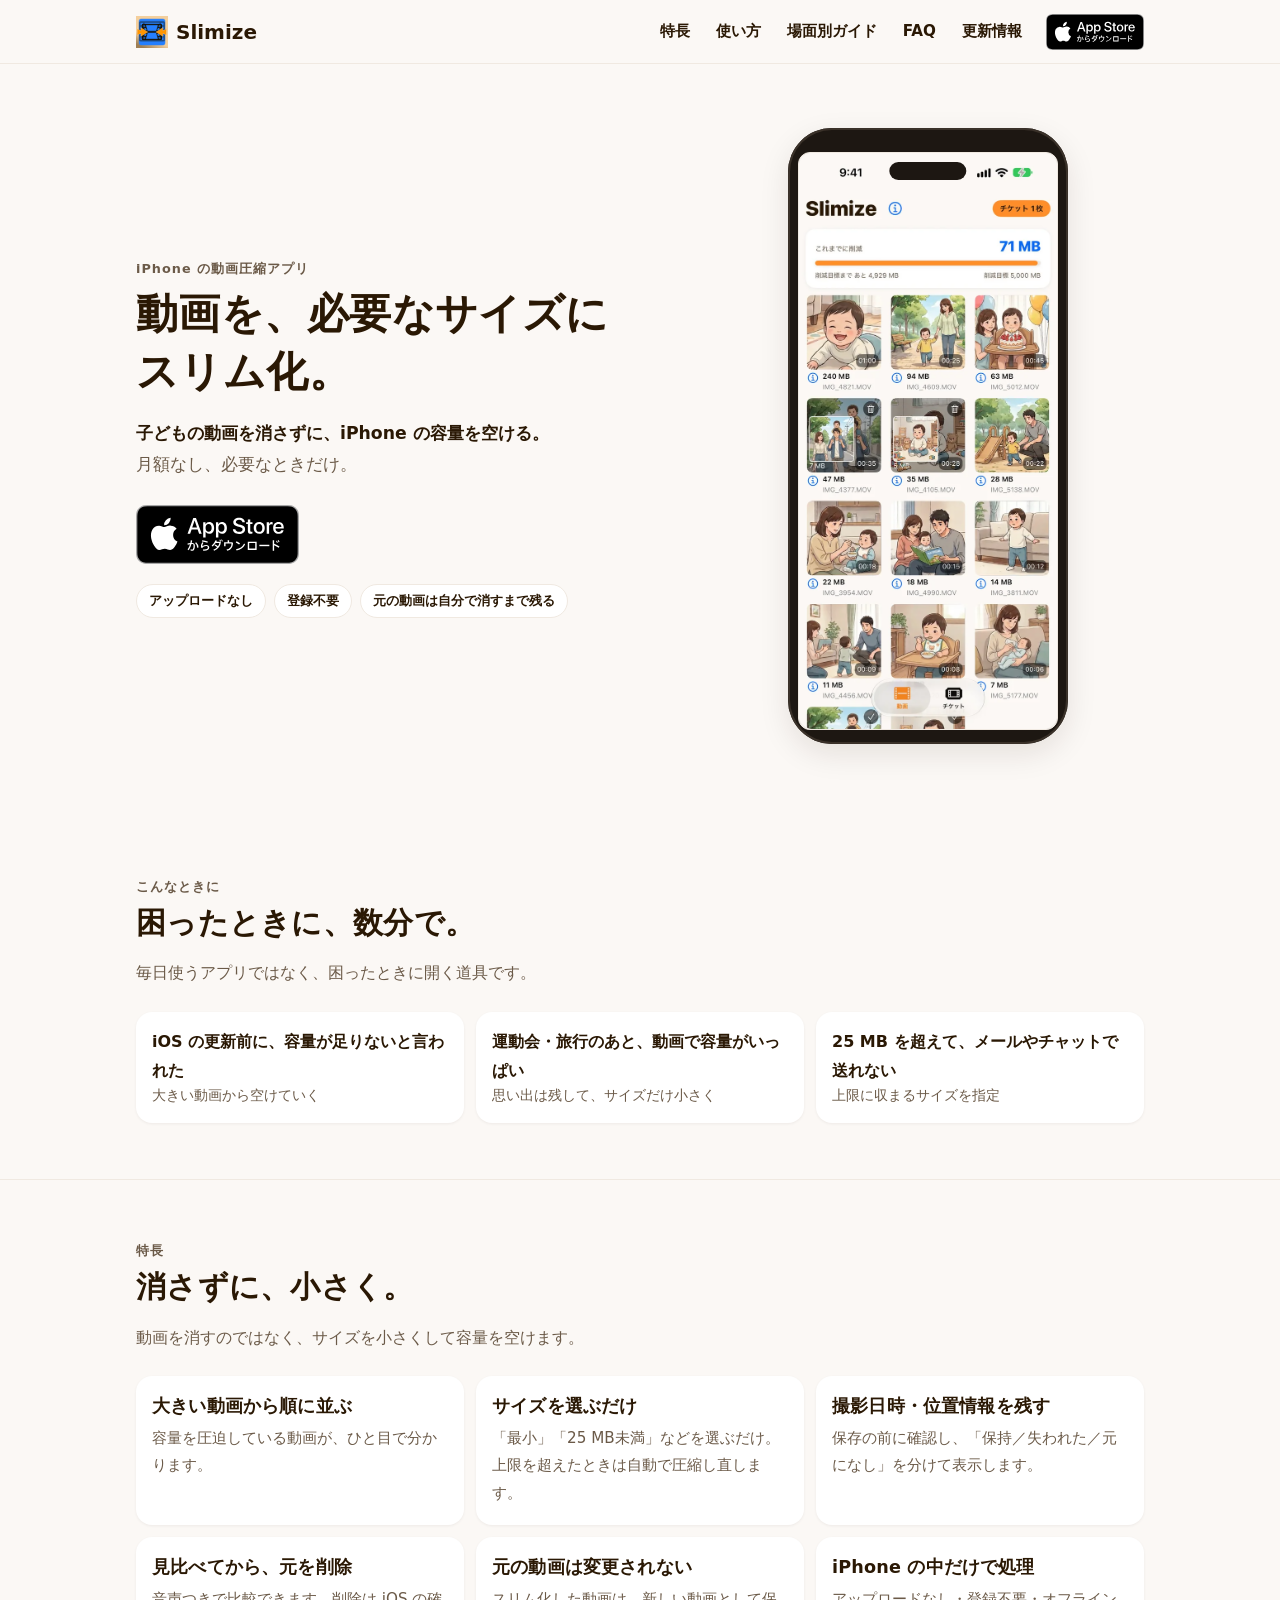
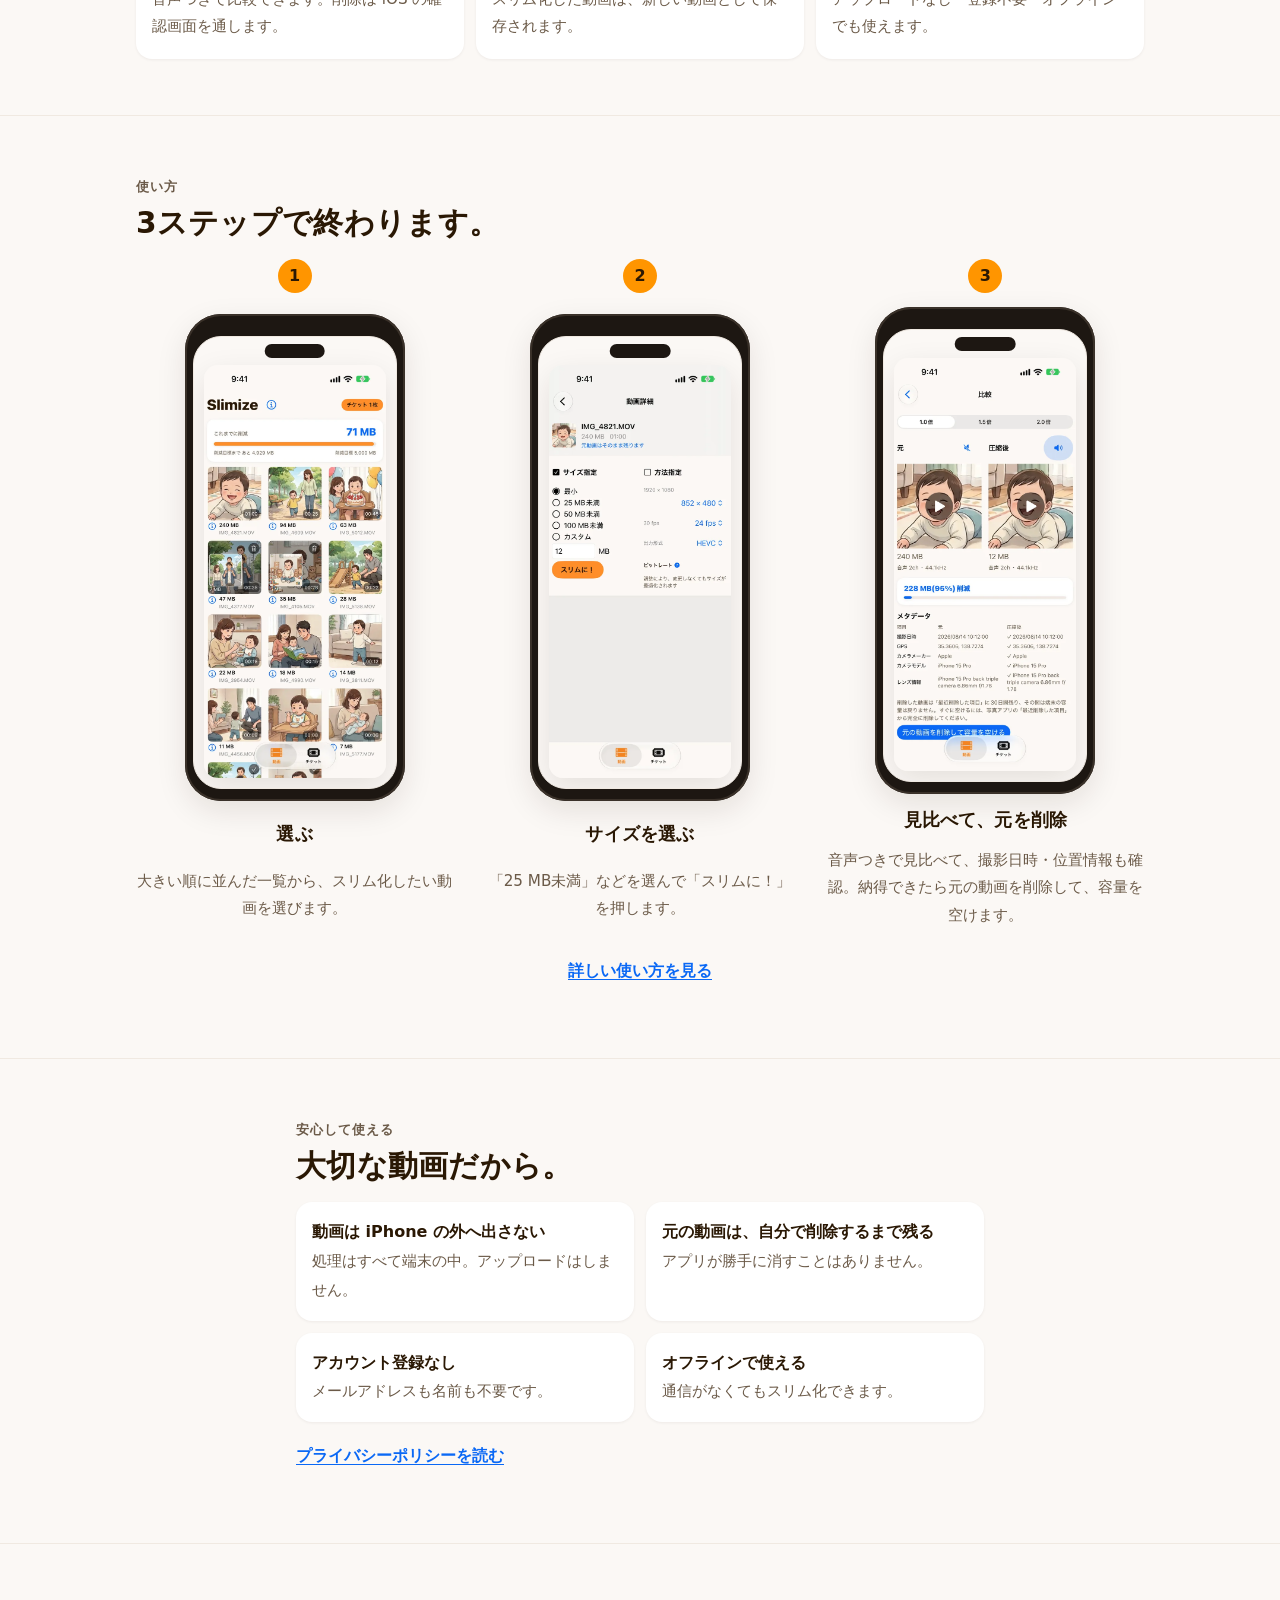
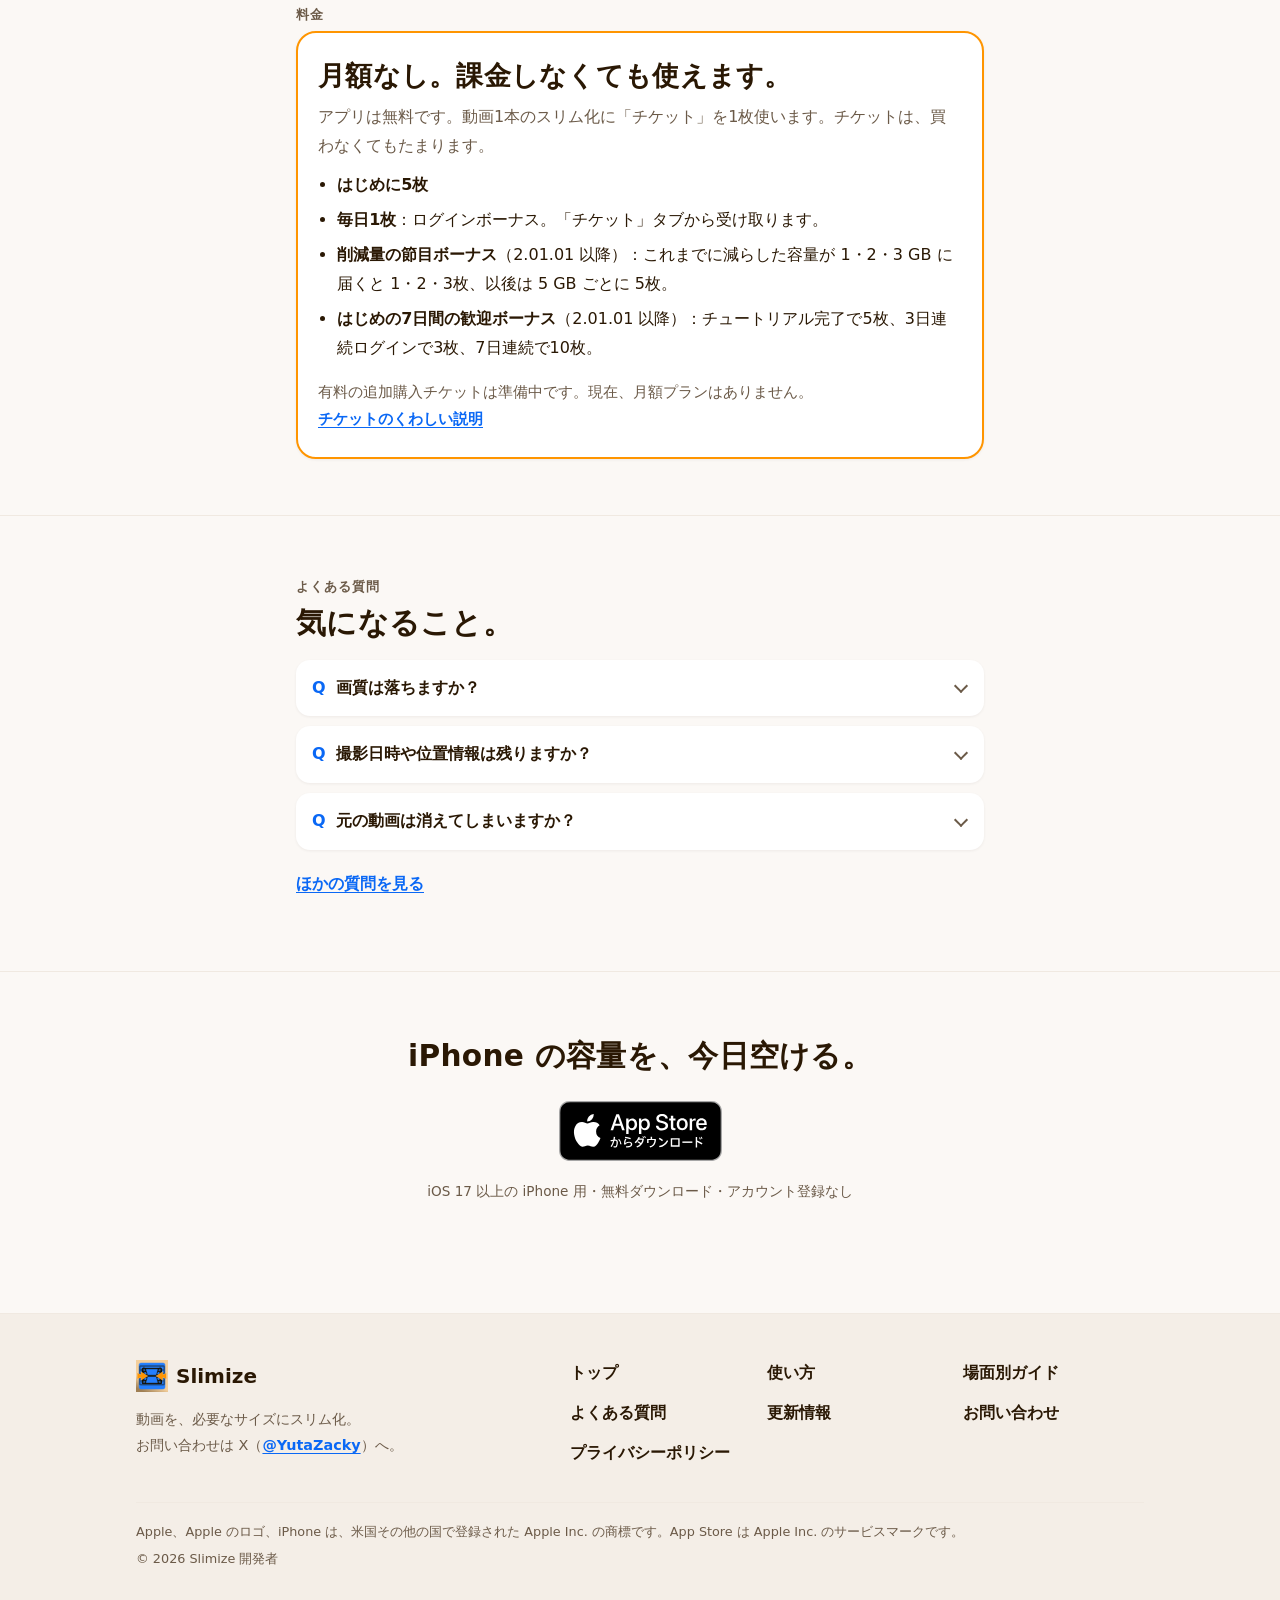
<file: index.html>
<!doctype html>
<html lang="ja">
<head>
<meta charset="utf-8">
<meta name="viewport" content="width=device-width, initial-scale=1, viewport-fit=cover">
<title>Slimize - 動画圧縮・ストレージの空き容量を整理</title>
<meta name="description" content="子どもの動画を消さずに、iPhone の容量を空ける動画圧縮アプリ。サイズを選ぶだけでスリム化、撮影日時・位置情報も残します。月額なし、登録不要、処理は端末の中だけ。">
<meta name="theme-color" content="#FBF8F5">
<meta name="color-scheme" content="light">
<meta name="apple-itunes-app" content="app-id=6816337865">
<meta property="og:type" content="website">
<meta property="og:site_name" content="Slimize">
<meta property="og:title" content="Slimize - 動画圧縮・ストレージの空き容量を整理">
<meta property="og:description" content="子どもの動画を消さずに、iPhone の容量を空ける動画圧縮アプリ。サイズを選ぶだけでスリム化、撮影日時・位置情報も残します。月額なし、登録不要、処理は端末の中だけ。">
<meta name="twitter:card" content="summary_large_image">
<link rel="icon" type="image/png" sizes="32x32" href="assets/favicon-32.png">
<link rel="apple-touch-icon" href="assets/apple-touch-icon.png">
<link rel="canonical" href="https://zackyuta.github.io/slimize-site/">
<meta property="og:url" content="https://zackyuta.github.io/slimize-site/">
<link rel="stylesheet" href="style.css">
<script type="application/ld+json">
{
  "@context": "https://schema.org",
  "@type": "SoftwareApplication",
  "name": "Slimize",
  "operatingSystem": "iOS 17.0 以上",
  "applicationCategory": "UtilitiesApplication",
  "description": "動画を必要なサイズにスリム化して、iPhone の容量を空けるアプリ。撮影日時・位置情報を残し、元の動画と見比べてから削除できます。",
  "offers": {
    "@type": "Offer",
    "price": "0",
    "priceCurrency": "JPY"
  },
  "url": "https://apps.apple.com/jp/app/id6816337865"
}
</script>
</head>
<body>
<a class="skip-link" href="#main">本文へ移動</a>
<header class="site-header">
  <div class="header-inner">
    <a class="logo" href="./"><img class="logo-img" src="assets/icon-96.png" width="32" height="32" alt=""><span>Slimize</span></a>
    <nav class="nav-desktop" aria-label="メインメニュー">
      <a href="#features">特長</a><a href="how-to/">使い方</a><a href="guide/">場面別ガイド</a><a href="faq/">FAQ</a><a href="updates/">更新情報</a>
    </nav>
    <details class="nav-mobile">
      <summary aria-label="メニューを開く"><span class="bars" aria-hidden="true"></span>メニュー</summary>
      <nav aria-label="メインメニュー"><ul><li><a href="#features">特長</a></li><li><a href="how-to/">使い方</a></li><li><a href="guide/">場面別ガイド</a></li><li><a href="faq/">FAQ</a></li><li><a href="updates/">更新情報</a></li><li><a href="support/">お問い合わせ</a></li></ul></nav>
    </details>
    <a class="badge-store compact" href="https://apps.apple.com/jp/app/id6816337865" rel="noopener"><img src="assets/badge-appstore-ja.svg" width="98" height="36" alt="App Store からダウンロード"></a>
  </div>
</header>
<main id="main">

<section class="hero">
  <div class="container-wide hero-grid">
    <div>
      <span class="eyebrow">iPhone の動画圧縮アプリ</span>
      <h1>動画を、<span class="nowrap">必要なサイズに</span><span class="nowrap">スリム化。</span></h1>
      <p class="hero-sub"><strong><span class="nowrap">子どもの動画を消さずに、</span><span class="nowrap">iPhone の容量を空ける。</span></strong><br>月額なし、必要なときだけ。</p>
      <a class="badge-store" href="https://apps.apple.com/jp/app/id6816337865" rel="noopener"><img src="assets/badge-appstore-ja.svg" width="163" height="60" alt="App Store からダウンロード"></a>
      <ul class="hero-points" aria-label="安心のポイント">
        <li>アップロードなし</li><li>登録不要</li><li>元の動画は自分で消すまで残る</li>
      </ul>
    </div>
    <div><div class="phone"><div class="phone-screen shot"><img src="assets/shots/home.webp" width="640" height="1390" alt="Slimize のホーム画面。これまでに削減した容量と、容量の大きい順に並んだ動画の一覧"></div></div></div>
  </div>
</section>

<section class="section" aria-labelledby="scenes-title">
  <div class="container-wide">
    <span class="eyebrow">こんなときに</span>
    <h2 id="scenes-title">困ったときに、数分で。</h2>
    <p class="section-lead">毎日使うアプリではなく、困ったときに開く道具です。</p>
    <div class="scenes">
      <a class="scene" href="guide/#ios-update"><span class="scene-text">iOS の更新前に、容量が足りないと言われた<small>大きい動画から空けていく</small></span><span class="chev" aria-hidden="true">›</span></a>
      <a class="scene" href="guide/#after-event"><span class="scene-text">運動会・旅行のあと、動画で容量がいっぱい<small>思い出は残して、サイズだけ小さく</small></span><span class="chev" aria-hidden="true">›</span></a>
      <a class="scene" href="guide/#for-sending"><span class="scene-text">25 MB を超えて、メールやチャットで送れない<small>上限に収まるサイズを指定</small></span><span class="chev" aria-hidden="true">›</span></a>
    </div>
  </div>
</section>

<section class="section" id="features" aria-labelledby="features-title">
  <div class="container-wide">
    <span class="eyebrow">特長</span>
    <h2 id="features-title">消さずに、小さく。</h2>
    <p class="section-lead">動画を消すのではなく、サイズを小さくして容量を空けます。</p>
    <ul class="features"><li class="feature"><h3>大きい動画から順に並ぶ</h3><p>容量を圧迫している動画が、ひと目で分かります。</p></li><li class="feature"><h3>サイズを選ぶだけ</h3><p>「最小」「25 MB未満」などを選ぶだけ。上限を超えたときは自動で圧縮し直します。</p></li><li class="feature"><h3>撮影日時・位置情報を残す</h3><p>保存の前に確認し、「保持／失われた／元になし」を分けて表示します。</p></li><li class="feature"><h3>見比べてから、元を削除</h3><p>音声つきで比較できます。削除は iOS の確認画面を通します。</p></li><li class="feature"><h3>元の動画は変更されない</h3><p>スリム化した動画は、新しい動画として保存されます。</p></li><li class="feature"><h3>iPhone の中だけで処理</h3><p>アップロードなし・登録不要・オフラインでも使えます。</p></li></ul>
  </div>
</section>

<section class="section" aria-labelledby="steps-title">
  <div class="container-wide">
    <span class="eyebrow">使い方</span>
    <h2 id="steps-title">3ステップで終わります。</h2>
    <p class="swipe-hint">左右にスクロールして、3つのステップを見られます ›</p>
    <ol class="steps" tabindex="0" aria-label="3つのステップ">
      <li class="step"><span class="step-num">1</span><div class="phone sm"><div class="phone-screen shot"><img src="assets/shots/home.webp" width="640" height="1390" alt="ホーム画面。動画が容量の大きい順に並んでいる" loading="lazy"></div></div><h3>選ぶ</h3><p>大きい順に並んだ一覧から、スリム化したい動画を選びます。</p></li>
      <li class="step"><span class="step-num">2</span><div class="phone sm"><div class="phone-screen shot"><img src="assets/shots/detail.webp" width="640" height="1390" alt="動画の詳細画面。最小、25 MB未満などのサイズ指定と、スリムに！ボタン" loading="lazy"></div></div><h3>サイズを選ぶ</h3><p>「25 MB未満」などを選んで「スリムに！」を押します。</p></li>
      <li class="step"><span class="step-num">3</span><div class="phone sm"><div class="phone-screen shot"><img src="assets/shots/comparison.webp" width="640" height="1390" alt="比較画面。元の動画と圧縮後を並べて再生でき、削減量が表示されている" loading="lazy"></div></div><h3>見比べて、元を削除</h3><p>音声つきで見比べて、撮影日時・位置情報も確認。納得できたら元の動画を削除して、容量を空けます。</p></li>
    </ol>
    <p style="text-align:center;margin-top:28px"><a href="how-to/">詳しい使い方を見る</a></p>
  </div>
</section>

<section class="section" aria-labelledby="trust-title">
  <div class="container">
    <span class="eyebrow">安心して使える</span>
    <h2 id="trust-title">大切な動画だから。</h2>
    <ul class="trust">
      <li><span><strong>動画は iPhone の外へ出さない</strong><span class="desc">処理はすべて端末の中。アップロードはしません。</span></span></li>
      <li><span><strong>元の動画は、自分で削除するまで残る</strong><span class="desc">アプリが勝手に消すことはありません。</span></span></li>
      <li><span><strong>アカウント登録なし</strong><span class="desc">メールアドレスも名前も不要です。</span></span></li>
      <li><span><strong>オフラインで使える</strong><span class="desc">通信がなくてもスリム化できます。</span></span></li>
    </ul>
    <p><a href="privacy/">プライバシーポリシーを読む</a></p>
  </div>
</section>

<section class="section" aria-labelledby="price-title">
  <div class="container">
    <span class="eyebrow">料金</span>
    <div class="price-card">
      <h2 id="price-title" class="price-head">月額なし。課金しなくても使えます。</h2>
      <p>アプリは無料です。動画1本のスリム化に「チケット」を1枚使います。チケットは、買わなくてもたまります。</p>
      <ul class="ticket-ways">
        <li><strong>はじめに5枚</strong></li>
        <li><strong>毎日1枚</strong>：ログインボーナス。「チケット」タブから受け取ります。</li>
        <li><strong>削減量の節目ボーナス</strong>（2.01.01 以降）：これまでに減らした容量が 1・2・3 GB に届くと 1・2・3枚、以後は 5 GB ごとに 5枚。</li>
        <li><strong>はじめの7日間の歓迎ボーナス</strong>（2.01.01 以降）：チュートリアル完了で5枚、3日連続ログインで3枚、7日連続で10枚。</li>
      </ul>
      <p class="price-note">有料の追加購入チケットは準備中です。現在、月額プランはありません。</p>
      <p class="price-note"><a href="how-to/#tickets">チケットのくわしい説明</a></p>
      <!-- TODO(課金の公開後): 追加購入チケットの価格（10枚150円・30枚300円・100枚750円）を載せるときは、App Store の掲載と合わせて直す（設計書 §4-5） -->
    </div>
  </div>
</section>

<section class="section" aria-labelledby="faq-title">
  <div class="container">
    <span class="eyebrow">よくある質問</span>
    <h2 id="faq-title">気になること。</h2>
    <div class="faq"><details><summary>画質は落ちますか？</summary><div class="answer"><p>サイズを小さくするために圧縮するので、元の動画より画質が下がることがあります。スリム化したあとに元の動画と並べて見比べられるので、納得できてから元の動画を削除するかどうかを決められます。</p></div></details>
<details><summary>撮影日時や位置情報は残りますか？</summary><div class="answer"><p>残すように処理し、保存の前に確認します。確認の結果は「保持」「失われた」「元になし」に分けて表示するので、残ったかどうかがその場で分かります。</p></div></details>
<details><summary>元の動画は消えてしまいますか？</summary><div class="answer"><p>自動では消えません。スリム化した動画は新しい動画として保存され、元の動画は変更されません。元の動画を削除するのは、比較画面であなたが削除を選び、iOS の確認画面で許可したときだけです。</p></div></details></div>
    <p style="margin-top:20px"><a href="faq/">ほかの質問を見る</a></p>
  </div>
</section>

<section class="final-cta section">
  <div class="container">
    <h2>iPhone の容量を、今日空ける。</h2>
    <a class="badge-store" href="https://apps.apple.com/jp/app/id6816337865" rel="noopener"><img src="assets/badge-appstore-ja.svg" width="163" height="60" alt="App Store からダウンロード"></a>
    <p class="cta-note">iOS 17 以上の iPhone 用・無料ダウンロード・アカウント登録なし</p>
  </div>
</section>

</main>
<footer class="site-footer">
  <div class="container-wide">
    <div class="footer-grid">
      <div class="footer-brand">
        <a class="logo" href="./"><img class="logo-img" src="assets/icon-96.png" width="32" height="32" alt=""><span>Slimize</span></a>
        <p>動画を、必要なサイズにスリム化。<br>お問い合わせは X（<a href="https://x.com/YutaZacky" rel="noopener">@YutaZacky</a>）へ。</p>
      </div>
      <nav class="footer-nav" aria-label="サイト内のページ"><ul><li><a href="./">トップ</a></li><li><a href="how-to/">使い方</a></li><li><a href="guide/">場面別ガイド</a></li><li><a href="faq/">よくある質問</a></li><li><a href="updates/">更新情報</a></li><li><a href="support/">お問い合わせ</a></li><li><a href="privacy/">プライバシーポリシー</a></li></ul></nav>
    </div>
    <div class="legal">
      <p>Apple、Apple のロゴ、iPhone は、米国その他の国で登録された Apple Inc. の商標です。App Store は Apple Inc. のサービスマークです。</p>
      <p>&copy; 2026 Slimize 開発者</p>
    </div>
  </div>
</footer>
</body>
</html>
</file>
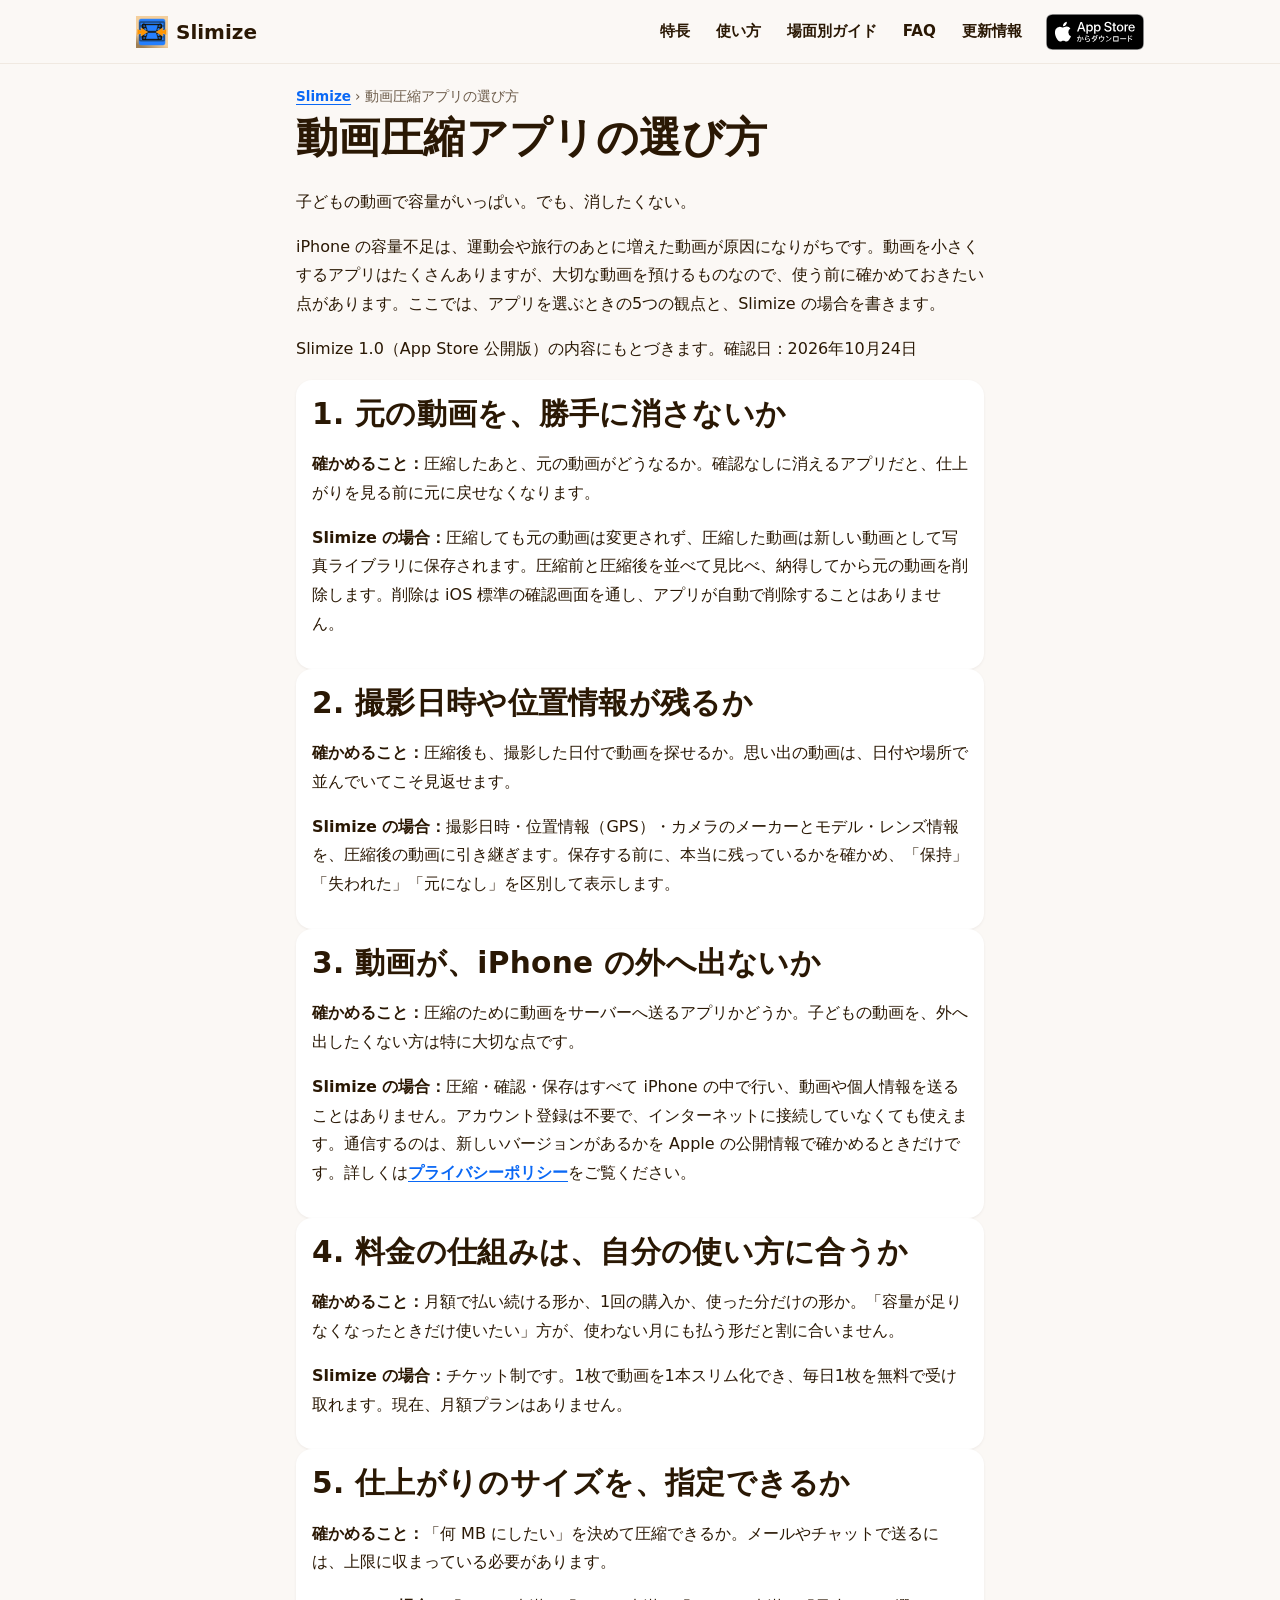
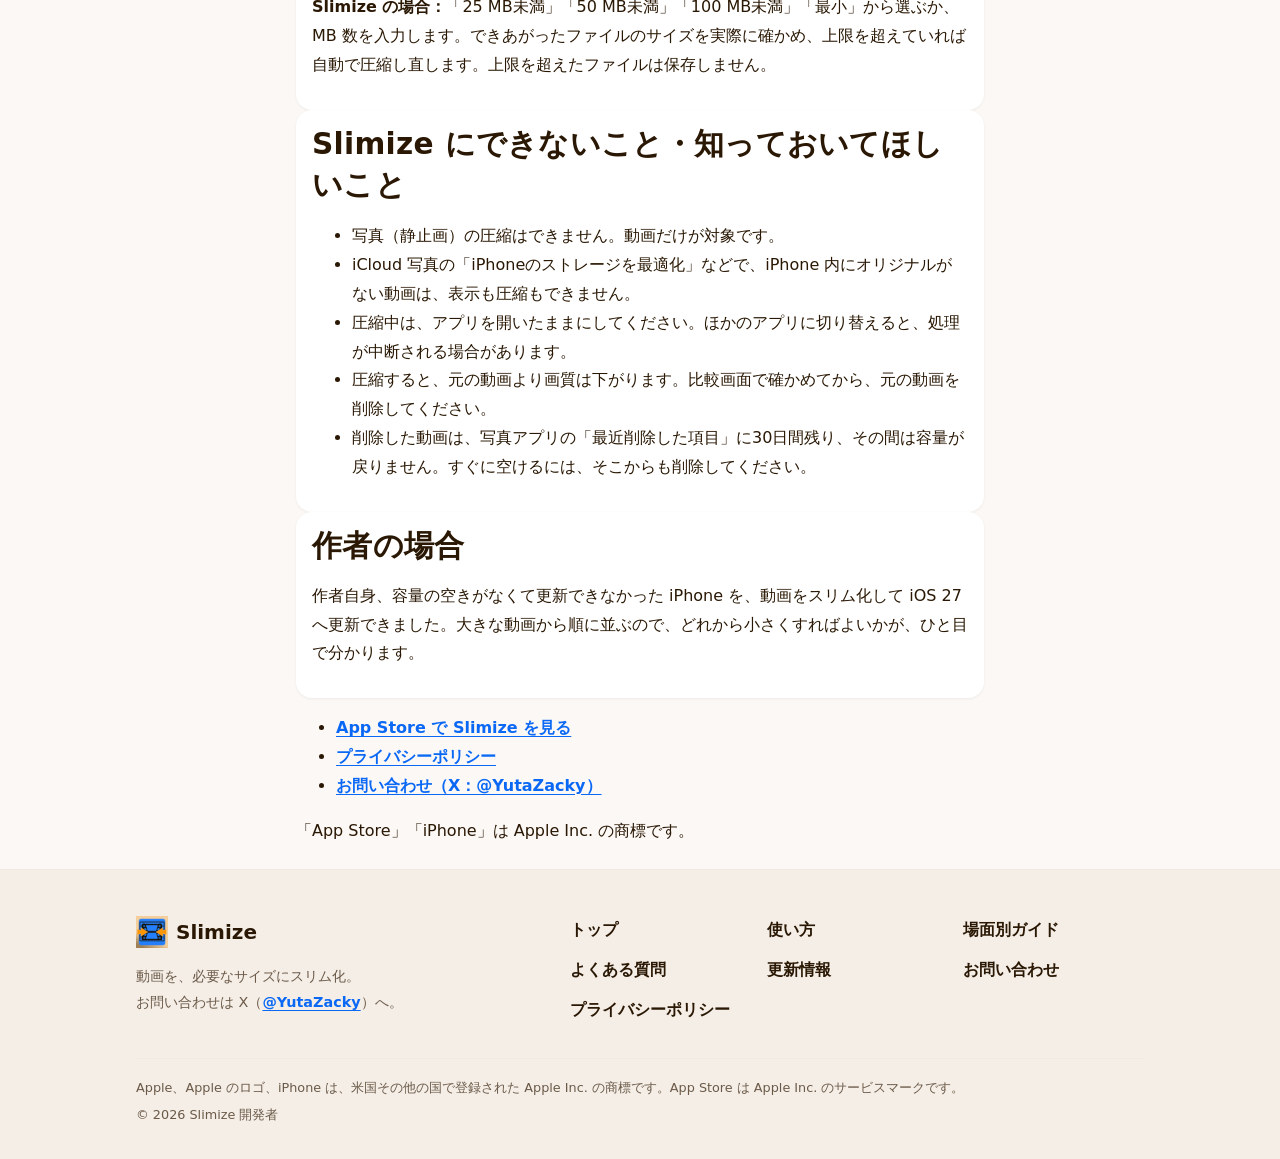
<file: compare/index.html>
<!doctype html>
<html lang="ja">
<head>
<meta charset="utf-8">
<meta name="viewport" content="width=device-width, initial-scale=1, viewport-fit=cover">
<title>動画圧縮アプリの選び方｜Slimize</title>
<meta name="description" content="子どもの動画で容量がいっぱいの方へ。動画圧縮アプリを選ぶときに確かめたい5つの観点と、Slimize の場合をまとめました。">
<meta name="theme-color" content="#FBF8F5">
<meta name="color-scheme" content="light">
<meta property="og:type" content="website">
<meta property="og:site_name" content="Slimize">
<meta property="og:title" content="動画圧縮アプリの選び方｜Slimize">
<meta property="og:description" content="子どもの動画で容量がいっぱいの方へ。動画圧縮アプリを選ぶときに確かめたい5つの観点と、Slimize の場合をまとめました。">
<link rel="icon" type="image/png" sizes="32x32" href="../assets/favicon-32.png">
<link rel="apple-touch-icon" href="../assets/apple-touch-icon.png">
<link rel="canonical" href="https://zackyuta.github.io/slimize-site/compare/">
<meta property="og:url" content="https://zackyuta.github.io/slimize-site/compare/">
<link rel="stylesheet" href="../style.css">
</head>
<body>
<a class="skip-link" href="#main">本文へ移動</a>
<header class="site-header">
  <div class="header-inner">
    <a class="logo" href="../"><img class="logo-img" src="../assets/icon-96.png" width="32" height="32" alt=""><span>Slimize</span></a>
    <nav class="nav-desktop" aria-label="メインメニュー">
      <a href="../#features">特長</a><a href="../how-to/">使い方</a><a href="../guide/">場面別ガイド</a><a href="../faq/">FAQ</a><a href="../updates/">更新情報</a>
    </nav>
    <details class="nav-mobile">
      <summary aria-label="メニューを開く"><span class="bars" aria-hidden="true"></span>メニュー</summary>
      <nav aria-label="メインメニュー"><ul><li><a href="../#features">特長</a></li><li><a href="../how-to/">使い方</a></li><li><a href="../guide/">場面別ガイド</a></li><li><a href="../faq/">FAQ</a></li><li><a href="../updates/">更新情報</a></li><li><a href="../support/">お問い合わせ</a></li></ul></nav>
    </details>
    <a class="badge-store compact" href="https://apps.apple.com/jp/app/id6816337865" rel="noopener"><img src="../assets/badge-appstore-ja.svg" width="98" height="36" alt="App Store からダウンロード"></a>
  </div>
</header>
<main id="main">

<nav class="breadcrumb container" aria-label="現在の位置">
  <ol><li><a href="../">Slimize</a></li><li aria-current="page">動画圧縮アプリの選び方</li></ol>
</nav>
<div class="container doc">
    <h1>動画圧縮アプリの選び方</h1>
    <p class="lead">子どもの動画で容量がいっぱい。でも、消したくない。</p>
    <p>iPhone の容量不足は、運動会や旅行のあとに増えた動画が原因になりがちです。動画を小さくするアプリはたくさんありますが、大切な動画を預けるものなので、使う前に確かめておきたい点があります。ここでは、アプリを選ぶときの5つの観点と、Slimize の場合を書きます。</p>
    <p class="meta">Slimize 1.0（App Store 公開版）の内容にもとづきます。確認日：2026年10月24日</p>

    <section class="card" aria-labelledby="c1">
      <h2 id="c1">1. 元の動画を、勝手に消さないか</h2>
      <p><strong>確かめること：</strong>圧縮したあと、元の動画がどうなるか。確認なしに消えるアプリだと、仕上がりを見る前に元に戻せなくなります。</p>
      <p><strong>Slimize の場合：</strong>圧縮しても元の動画は変更されず、圧縮した動画は新しい動画として写真ライブラリに保存されます。圧縮前と圧縮後を並べて見比べ、納得してから元の動画を削除します。削除は iOS 標準の確認画面を通し、アプリが自動で削除することはありません。</p>
    </section>

    <section class="card" aria-labelledby="c2">
      <h2 id="c2">2. 撮影日時や位置情報が残るか</h2>
      <p><strong>確かめること：</strong>圧縮後も、撮影した日付で動画を探せるか。思い出の動画は、日付や場所で並んでいてこそ見返せます。</p>
      <p><strong>Slimize の場合：</strong>撮影日時・位置情報（GPS）・カメラのメーカーとモデル・レンズ情報を、圧縮後の動画に引き継ぎます。保存する前に、本当に残っているかを確かめ、「保持」「失われた」「元になし」を区別して表示します。</p>
    </section>

    <section class="card" aria-labelledby="c3">
      <h2 id="c3">3. 動画が、iPhone の外へ出ないか</h2>
      <p><strong>確かめること：</strong>圧縮のために動画をサーバーへ送るアプリかどうか。子どもの動画を、外へ出したくない方は特に大切な点です。</p>
      <p><strong>Slimize の場合：</strong>圧縮・確認・保存はすべて iPhone の中で行い、動画や個人情報を送ることはありません。アカウント登録は不要で、インターネットに接続していなくても使えます。通信するのは、新しいバージョンがあるかを Apple の公開情報で確かめるときだけです。詳しくは<a href="../privacy/">プライバシーポリシー</a>をご覧ください。</p>
    </section>

    <section class="card" aria-labelledby="c4">
      <h2 id="c4">4. 料金の仕組みは、自分の使い方に合うか</h2>
      <p><strong>確かめること：</strong>月額で払い続ける形か、1回の購入か、使った分だけの形か。「容量が足りなくなったときだけ使いたい」方が、使わない月にも払う形だと割に合いません。</p>
      <p><strong>Slimize の場合：</strong>チケット制です。1枚で動画を1本スリム化でき、毎日1枚を無料で受け取れます。現在、月額プランはありません。</p>
    </section>

    <section class="card" aria-labelledby="c5">
      <h2 id="c5">5. 仕上がりのサイズを、指定できるか</h2>
      <p><strong>確かめること：</strong>「何 MB にしたい」を決めて圧縮できるか。メールやチャットで送るには、上限に収まっている必要があります。</p>
      <p><strong>Slimize の場合：</strong>「25 MB未満」「50 MB未満」「100 MB未満」「最小」から選ぶか、MB 数を入力します。できあがったファイルのサイズを実際に確かめ、上限を超えていれば自動で圧縮し直します。上限を超えたファイルは保存しません。</p>
    </section>

    <section class="card" aria-labelledby="limits">
      <h2 id="limits">Slimize にできないこと・知っておいてほしいこと</h2>
      <ul>
        <li>写真（静止画）の圧縮はできません。動画だけが対象です。</li>
        <li>iCloud 写真の「iPhoneのストレージを最適化」などで、iPhone 内にオリジナルがない動画は、表示も圧縮もできません。</li>
        <li>圧縮中は、アプリを開いたままにしてください。ほかのアプリに切り替えると、処理が中断される場合があります。</li>
        <li>圧縮すると、元の動画より画質は下がります。比較画面で確かめてから、元の動画を削除してください。</li>
        <li>削除した動画は、写真アプリの「最近削除した項目」に30日間残り、その間は容量が戻りません。すぐに空けるには、そこからも削除してください。</li>
      </ul>
    </section>

    <section class="card" aria-labelledby="author">
      <h2 id="author">作者の場合</h2>
      <p>作者自身、容量の空きがなくて更新できなかった iPhone を、動画をスリム化して iOS 27 へ更新できました。大きな動画から順に並ぶので、どれから小さくすればよいかが、ひと目で分かります。</p>
    </section>

    <ul class="links">
      <li><a href="https://apps.apple.com/jp/app/id6816337865" rel="noopener">App Store で Slimize を見る</a></li>
      <li><a href="../privacy/">プライバシーポリシー</a></li>
      <li><a href="https://x.com/YutaZacky" rel="noopener">お問い合わせ（X：@YutaZacky）</a></li>
    </ul>
    <p class="meta">「App Store」「iPhone」は Apple Inc. の商標です。</p>
</div>

</main>
<footer class="site-footer">
  <div class="container-wide">
    <div class="footer-grid">
      <div class="footer-brand">
        <a class="logo" href="../"><img class="logo-img" src="../assets/icon-96.png" width="32" height="32" alt=""><span>Slimize</span></a>
        <p>動画を、必要なサイズにスリム化。<br>お問い合わせは X（<a href="https://x.com/YutaZacky" rel="noopener">@YutaZacky</a>）へ。</p>
      </div>
      <nav class="footer-nav" aria-label="サイト内のページ"><ul><li><a href="../">トップ</a></li><li><a href="../how-to/">使い方</a></li><li><a href="../guide/">場面別ガイド</a></li><li><a href="../faq/">よくある質問</a></li><li><a href="../updates/">更新情報</a></li><li><a href="../support/">お問い合わせ</a></li><li><a href="../privacy/">プライバシーポリシー</a></li></ul></nav>
    </div>
    <div class="legal">
      <p>Apple、Apple のロゴ、iPhone は、米国その他の国で登録された Apple Inc. の商標です。App Store は Apple Inc. のサービスマークです。</p>
      <p>&copy; 2026 Slimize 開発者</p>
    </div>
  </div>
</footer>
</body>
</html>
</file>
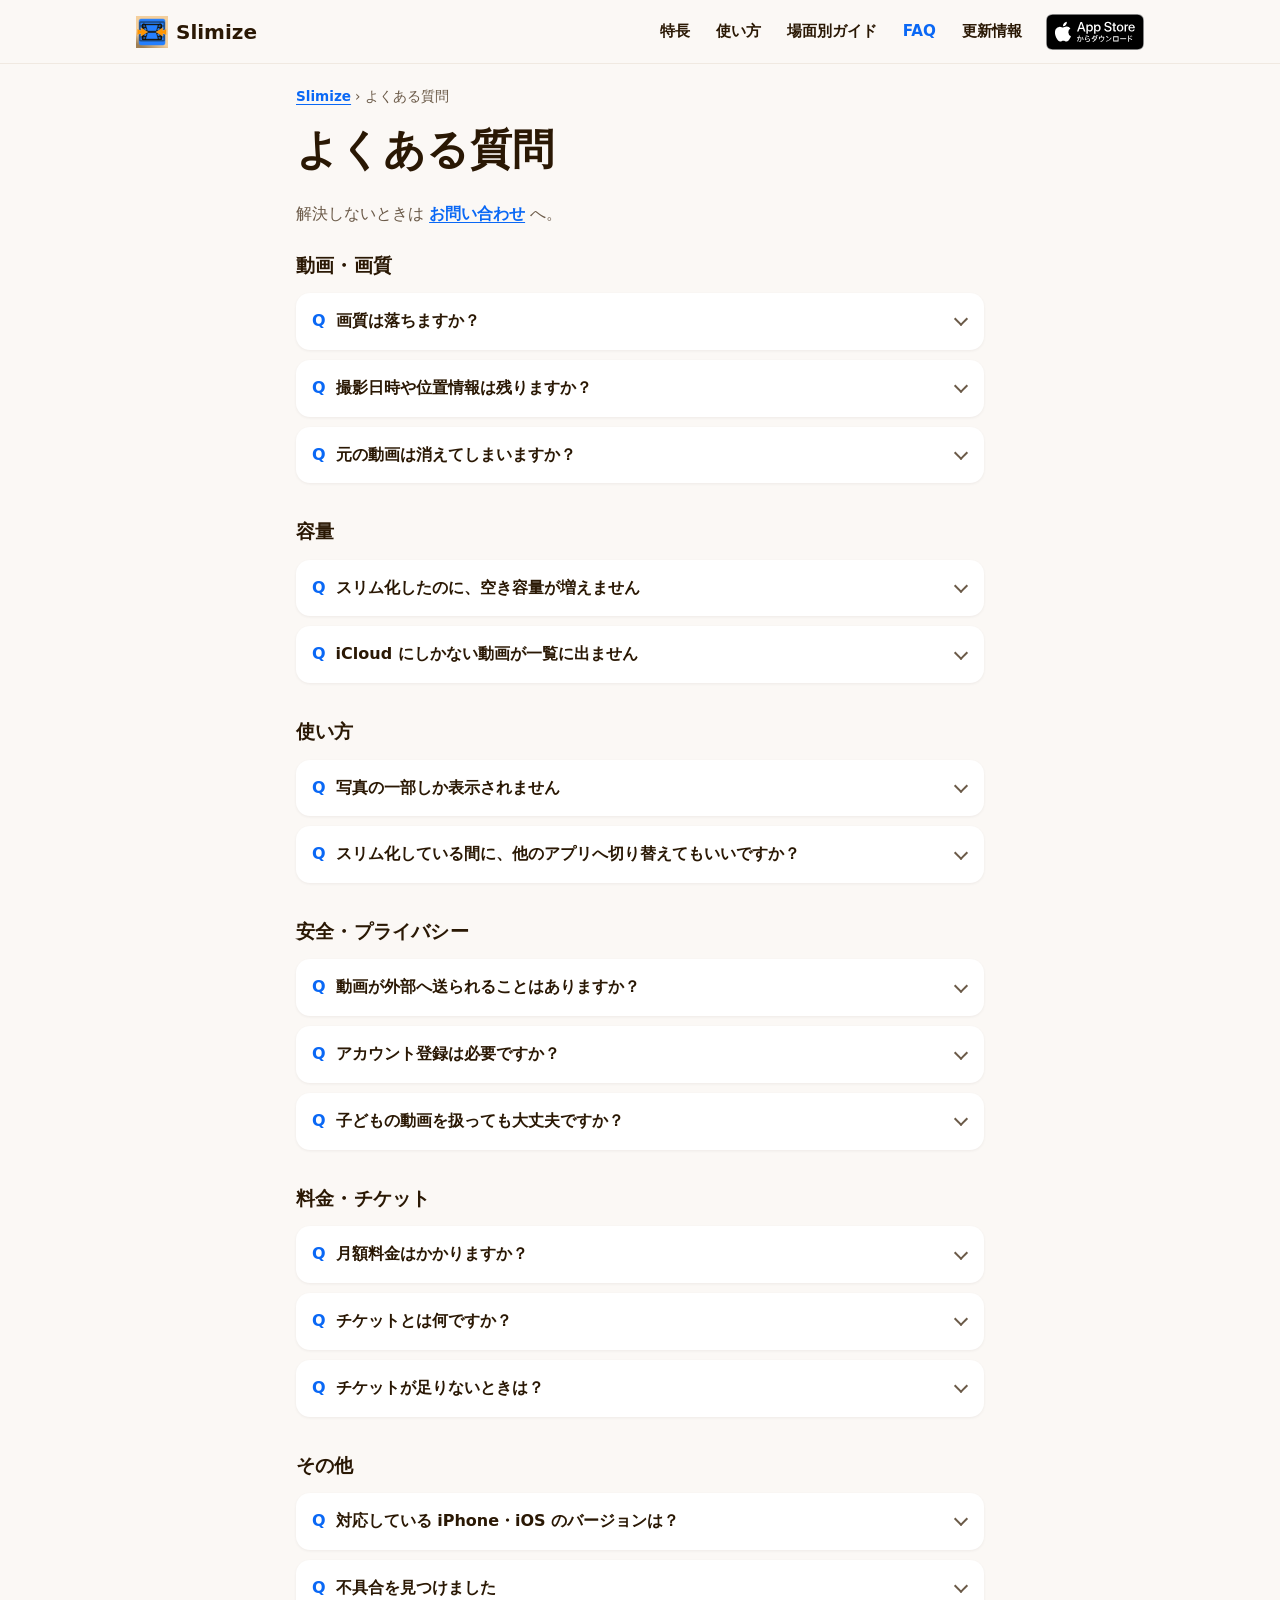
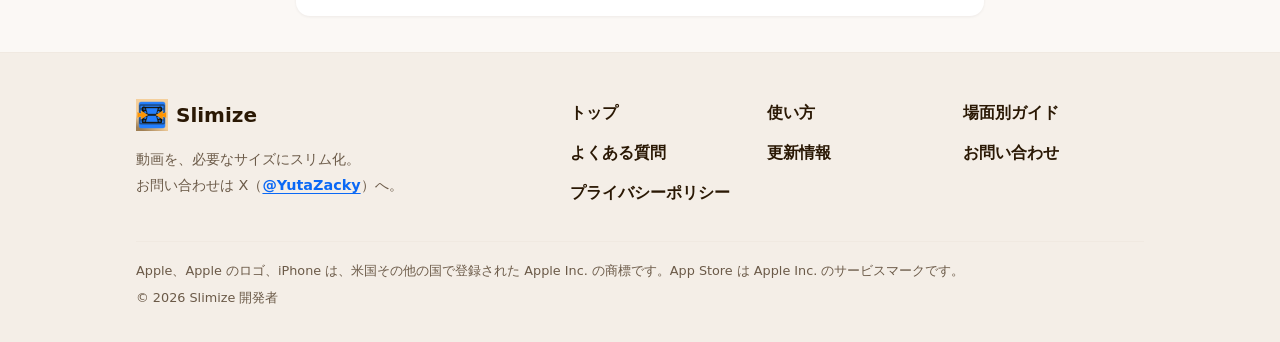
<file: faq/index.html>
<!doctype html>
<html lang="ja">
<head>
<meta charset="utf-8">
<meta name="viewport" content="width=device-width, initial-scale=1, viewport-fit=cover">
<title>よくある質問｜Slimize - 動画圧縮・ストレージの空き容量を整理</title>
<meta name="description" content="Slimize のよくある質問。画質、撮影日時・位置情報、元の動画の扱い、空き容量が増えないとき、料金、安全性について。">
<meta name="theme-color" content="#FBF8F5">
<meta name="color-scheme" content="light">
<meta name="apple-itunes-app" content="app-id=6816337865">
<meta property="og:type" content="website">
<meta property="og:site_name" content="Slimize">
<meta property="og:title" content="よくある質問｜Slimize - 動画圧縮・ストレージの空き容量を整理">
<meta property="og:description" content="Slimize のよくある質問。画質、撮影日時・位置情報、元の動画の扱い、空き容量が増えないとき、料金、安全性について。">
<meta name="twitter:card" content="summary_large_image">
<link rel="icon" type="image/png" sizes="32x32" href="../assets/favicon-32.png">
<link rel="apple-touch-icon" href="../assets/apple-touch-icon.png">
<link rel="canonical" href="https://zackyuta.github.io/slimize-site/faq/">
<meta property="og:url" content="https://zackyuta.github.io/slimize-site/faq/">
<link rel="stylesheet" href="../style.css">
<script type="application/ld+json">
{
  "@context": "https://schema.org",
  "@type": "FAQPage",
  "mainEntity": [
    {
      "@type": "Question",
      "name": "画質は落ちますか？",
      "acceptedAnswer": {
        "@type": "Answer",
        "text": "サイズを小さくするために圧縮するので、元の動画より画質が下がることがあります。スリム化したあとに元の動画と並べて見比べられるので、納得できてから元の動画を削除するかどうかを決められます。"
      }
    },
    {
      "@type": "Question",
      "name": "撮影日時や位置情報は残りますか？",
      "acceptedAnswer": {
        "@type": "Answer",
        "text": "残すように処理し、保存の前に確認します。確認の結果は「保持」「失われた」「元になし」に分けて表示するので、残ったかどうかがその場で分かります。"
      }
    },
    {
      "@type": "Question",
      "name": "元の動画は消えてしまいますか？",
      "acceptedAnswer": {
        "@type": "Answer",
        "text": "自動では消えません。スリム化した動画は新しい動画として保存され、元の動画は変更されません。元の動画を削除するのは、比較画面であなたが削除を選び、iOS の確認画面で許可したときだけです。"
      }
    },
    {
      "@type": "Question",
      "name": "スリム化したのに、空き容量が増えません",
      "acceptedAnswer": {
        "@type": "Answer",
        "text": "削除した動画は、写真アプリの「最近削除した項目」に30日間残り、その間は容量が戻りません。すぐに空けたいときは、写真アプリの アルバム › 最近削除した項目 から完全に削除してください。"
      }
    },
    {
      "@type": "Question",
      "name": "iCloud にしかない動画が一覧に出ません",
      "acceptedAnswer": {
        "@type": "Answer",
        "text": "iPhone の中にオリジナルがある動画だけを扱います。iCloud 写真の「iPhone のストレージを最適化」を使っている場合、端末に本体が無い動画は表示されないことがあります。"
      }
    },
    {
      "@type": "Question",
      "name": "写真の一部しか表示されません",
      "acceptedAnswer": {
        "@type": "Answer",
        "text": "写真へのアクセスが「制限付きアクセス」になっていると、選んだ動画だけが表示されます。設定 › Slimize › 写真 で「フルアクセス」を選んでください。"
      }
    },
    {
      "@type": "Question",
      "name": "スリム化している間に、他のアプリへ切り替えてもいいですか？",
      "acceptedAnswer": {
        "@type": "Answer",
        "text": "処理が中断される場合があります。スリム化が終わるまで、Slimize を開いたままにしてください。"
      }
    },
    {
      "@type": "Question",
      "name": "動画が外部へ送られることはありますか？",
      "acceptedAnswer": {
        "@type": "Answer",
        "text": "ありません。動画の処理は iPhone の中だけで行い、アップロードはしません。オフラインでも使えます。詳しくは プライバシーポリシー をご覧ください。"
      }
    },
    {
      "@type": "Question",
      "name": "アカウント登録は必要ですか？",
      "acceptedAnswer": {
        "@type": "Answer",
        "text": "不要です。インストールしてすぐに使えます。"
      }
    },
    {
      "@type": "Question",
      "name": "子どもの動画を扱っても大丈夫ですか？",
      "acceptedAnswer": {
        "@type": "Answer",
        "text": "動画は iPhone の外へ出ません。また、元の動画は、見比べてあなたが削除するまで残ります。"
      }
    },
    {
      "@type": "Question",
      "name": "月額料金はかかりますか？",
      "acceptedAnswer": {
        "@type": "Answer",
        "text": "現在、月額プランはありません。アプリは無料でダウンロードできます。"
      }
    },
    {
      "@type": "Question",
      "name": "チケットとは何ですか？",
      "acceptedAnswer": {
        "@type": "Answer",
        "text": "動画1本をスリム化するときに使う券です。1本につき1枚使います。はじめは5枚あり、そのあとは毎日1枚を、アプリの「チケット」タブから自分で受け取れます。2.01.01 以降は、これまでに減らした容量が節目に届いたときのボーナスもあります。買わなくても使えます（有料の追加購入チケットは準備中です）。"
      }
    },
    {
      "@type": "Question",
      "name": "チケットが足りないときは？",
      "acceptedAnswer": {
        "@type": "Answer",
        "text": "「チケット」タブの「受け取れる報酬」で、その日の分（毎日1枚）や、ボーナスを受け取れるか確認してください。受け取り済みの場合は、翌日にまた受け取れます。スリム化できなかった動画のチケットは戻ります。"
      }
    },
    {
      "@type": "Question",
      "name": "対応している iPhone・iOS のバージョンは？",
      "acceptedAnswer": {
        "@type": "Answer",
        "text": "iOS 17 以降の iPhone で使えます。最新の対応状況は App Store のページの「互換性」でも確認できます。"
      }
    },
    {
      "@type": "Question",
      "name": "不具合を見つけました",
      "acceptedAnswer": {
        "@type": "Answer",
        "text": "お手数ですが お問い合わせ の手順でご連絡ください。"
      }
    }
  ]
}
</script>
</head>
<body>
<a class="skip-link" href="#main">本文へ移動</a>
<header class="site-header">
  <div class="header-inner">
    <a class="logo" href="../"><img class="logo-img" src="../assets/icon-96.png" width="32" height="32" alt=""><span>Slimize</span></a>
    <nav class="nav-desktop" aria-label="メインメニュー">
      <a href="../#features">特長</a><a href="../how-to/">使い方</a><a href="../guide/">場面別ガイド</a><a href="../faq/" aria-current="page">FAQ</a><a href="../updates/">更新情報</a>
    </nav>
    <details class="nav-mobile">
      <summary aria-label="メニューを開く"><span class="bars" aria-hidden="true"></span>メニュー</summary>
      <nav aria-label="メインメニュー"><ul><li><a href="../#features">特長</a></li><li><a href="../how-to/">使い方</a></li><li><a href="../guide/">場面別ガイド</a></li><li><a href="../faq/" aria-current="page">FAQ</a></li><li><a href="../updates/">更新情報</a></li><li><a href="../support/">お問い合わせ</a></li></ul></nav>
    </details>
    <a class="badge-store compact" href="https://apps.apple.com/jp/app/id6816337865" rel="noopener"><img src="../assets/badge-appstore-ja.svg" width="98" height="36" alt="App Store からダウンロード"></a>
  </div>
</header>
<main id="main">

<nav class="breadcrumb container" aria-label="現在の位置">
  <ol><li><a href="../">Slimize</a></li><li aria-current="page">よくある質問</li></ol>
</nav>
<div class="container">
  <div class="page-head">
    <h1>よくある質問</h1>
    <p>解決しないときは <a href="../support/">お問い合わせ</a> へ。</p>
  </div>
  <section class="faq-group" aria-labelledby="fg0"><h2 id="fg0">動画・画質</h2><div class="faq"><details><summary>画質は落ちますか？</summary><div class="answer"><p>サイズを小さくするために圧縮するので、元の動画より画質が下がることがあります。スリム化したあとに元の動画と並べて見比べられるので、納得できてから元の動画を削除するかどうかを決められます。</p></div></details>
<details><summary>撮影日時や位置情報は残りますか？</summary><div class="answer"><p>残すように処理し、保存の前に確認します。確認の結果は「保持」「失われた」「元になし」に分けて表示するので、残ったかどうかがその場で分かります。</p></div></details>
<details><summary>元の動画は消えてしまいますか？</summary><div class="answer"><p>自動では消えません。スリム化した動画は新しい動画として保存され、元の動画は変更されません。元の動画を削除するのは、比較画面であなたが削除を選び、iOS の確認画面で許可したときだけです。</p></div></details></div></section><section class="faq-group" aria-labelledby="fg1"><h2 id="fg1">容量</h2><div class="faq"><details><summary>スリム化したのに、空き容量が増えません</summary><div class="answer"><p>削除した動画は、写真アプリの「最近削除した項目」に30日間残り、その間は容量が戻りません。すぐに空けたいときは、写真アプリの <span class="settings-path">アルバム › 最近削除した項目</span> から完全に削除してください。</p></div></details>
<details><summary>iCloud にしかない動画が一覧に出ません</summary><div class="answer"><p>iPhone の中にオリジナルがある動画だけを扱います。iCloud 写真の「iPhone のストレージを最適化」を使っている場合、端末に本体が無い動画は表示されないことがあります。</p></div></details></div></section><section class="faq-group" aria-labelledby="fg2"><h2 id="fg2">使い方</h2><div class="faq"><details><summary>写真の一部しか表示されません</summary><div class="answer"><p>写真へのアクセスが「制限付きアクセス」になっていると、選んだ動画だけが表示されます。<span class="settings-path">設定 › Slimize › 写真</span> で「フルアクセス」を選んでください。</p></div></details>
<details><summary>スリム化している間に、他のアプリへ切り替えてもいいですか？</summary><div class="answer"><p>処理が中断される場合があります。スリム化が終わるまで、Slimize を開いたままにしてください。</p></div></details></div></section><section class="faq-group" aria-labelledby="fg3"><h2 id="fg3">安全・プライバシー</h2><div class="faq"><details><summary>動画が外部へ送られることはありますか？</summary><div class="answer"><p>ありません。動画の処理は iPhone の中だけで行い、アップロードはしません。オフラインでも使えます。詳しくは <a href="../privacy/">プライバシーポリシー</a> をご覧ください。</p></div></details>
<details><summary>アカウント登録は必要ですか？</summary><div class="answer"><p>不要です。インストールしてすぐに使えます。</p></div></details>
<details><summary>子どもの動画を扱っても大丈夫ですか？</summary><div class="answer"><p>動画は iPhone の外へ出ません。また、元の動画は、見比べてあなたが削除するまで残ります。</p></div></details></div></section><section class="faq-group" aria-labelledby="fg4"><h2 id="fg4">料金・チケット</h2><div class="faq"><details><summary>月額料金はかかりますか？</summary><div class="answer"><p>現在、月額プランはありません。アプリは無料でダウンロードできます。</p></div></details><details><summary>チケットとは何ですか？</summary><div class="answer"><p>動画1本をスリム化するときに使う券です。1本につき1枚使います。はじめは5枚あり、そのあとは毎日1枚を、アプリの「チケット」タブから自分で受け取れます。2.01.01 以降は、これまでに減らした容量が節目に届いたときのボーナスもあります。買わなくても使えます（有料の追加購入チケットは準備中です）。</p></div></details><details><summary>チケットが足りないときは？</summary><div class="answer"><p>「チケット」タブの「受け取れる報酬」で、その日の分（毎日1枚）や、ボーナスを受け取れるか確認してください。受け取り済みの場合は、翌日にまた受け取れます。スリム化できなかった動画のチケットは戻ります。</p></div></details></div></section><section class="faq-group" aria-labelledby="fg5"><h2 id="fg5">その他</h2><div class="faq"><details><summary>対応している iPhone・iOS のバージョンは？</summary><div class="answer"><p>iOS 17 以降の iPhone で使えます。最新の対応状況は <a href="https://apps.apple.com/jp/app/id6816337865" rel="noopener">App Store のページ</a>の「互換性」でも確認できます。</p></div></details>
<details><summary>不具合を見つけました</summary><div class="answer"><p>お手数ですが <a href="../support/">お問い合わせ</a> の手順でご連絡ください。</p></div></details></div></section>
</div>

</main>
<footer class="site-footer">
  <div class="container-wide">
    <div class="footer-grid">
      <div class="footer-brand">
        <a class="logo" href="../"><img class="logo-img" src="../assets/icon-96.png" width="32" height="32" alt=""><span>Slimize</span></a>
        <p>動画を、必要なサイズにスリム化。<br>お問い合わせは X（<a href="https://x.com/YutaZacky" rel="noopener">@YutaZacky</a>）へ。</p>
      </div>
      <nav class="footer-nav" aria-label="サイト内のページ"><ul><li><a href="../">トップ</a></li><li><a href="../how-to/">使い方</a></li><li><a href="../guide/">場面別ガイド</a></li><li><a href="../faq/">よくある質問</a></li><li><a href="../updates/">更新情報</a></li><li><a href="../support/">お問い合わせ</a></li><li><a href="../privacy/">プライバシーポリシー</a></li></ul></nav>
    </div>
    <div class="legal">
      <p>Apple、Apple のロゴ、iPhone は、米国その他の国で登録された Apple Inc. の商標です。App Store は Apple Inc. のサービスマークです。</p>
      <p>&copy; 2026 Slimize 開発者</p>
    </div>
  </div>
</footer>
</body>
</html>
</file>
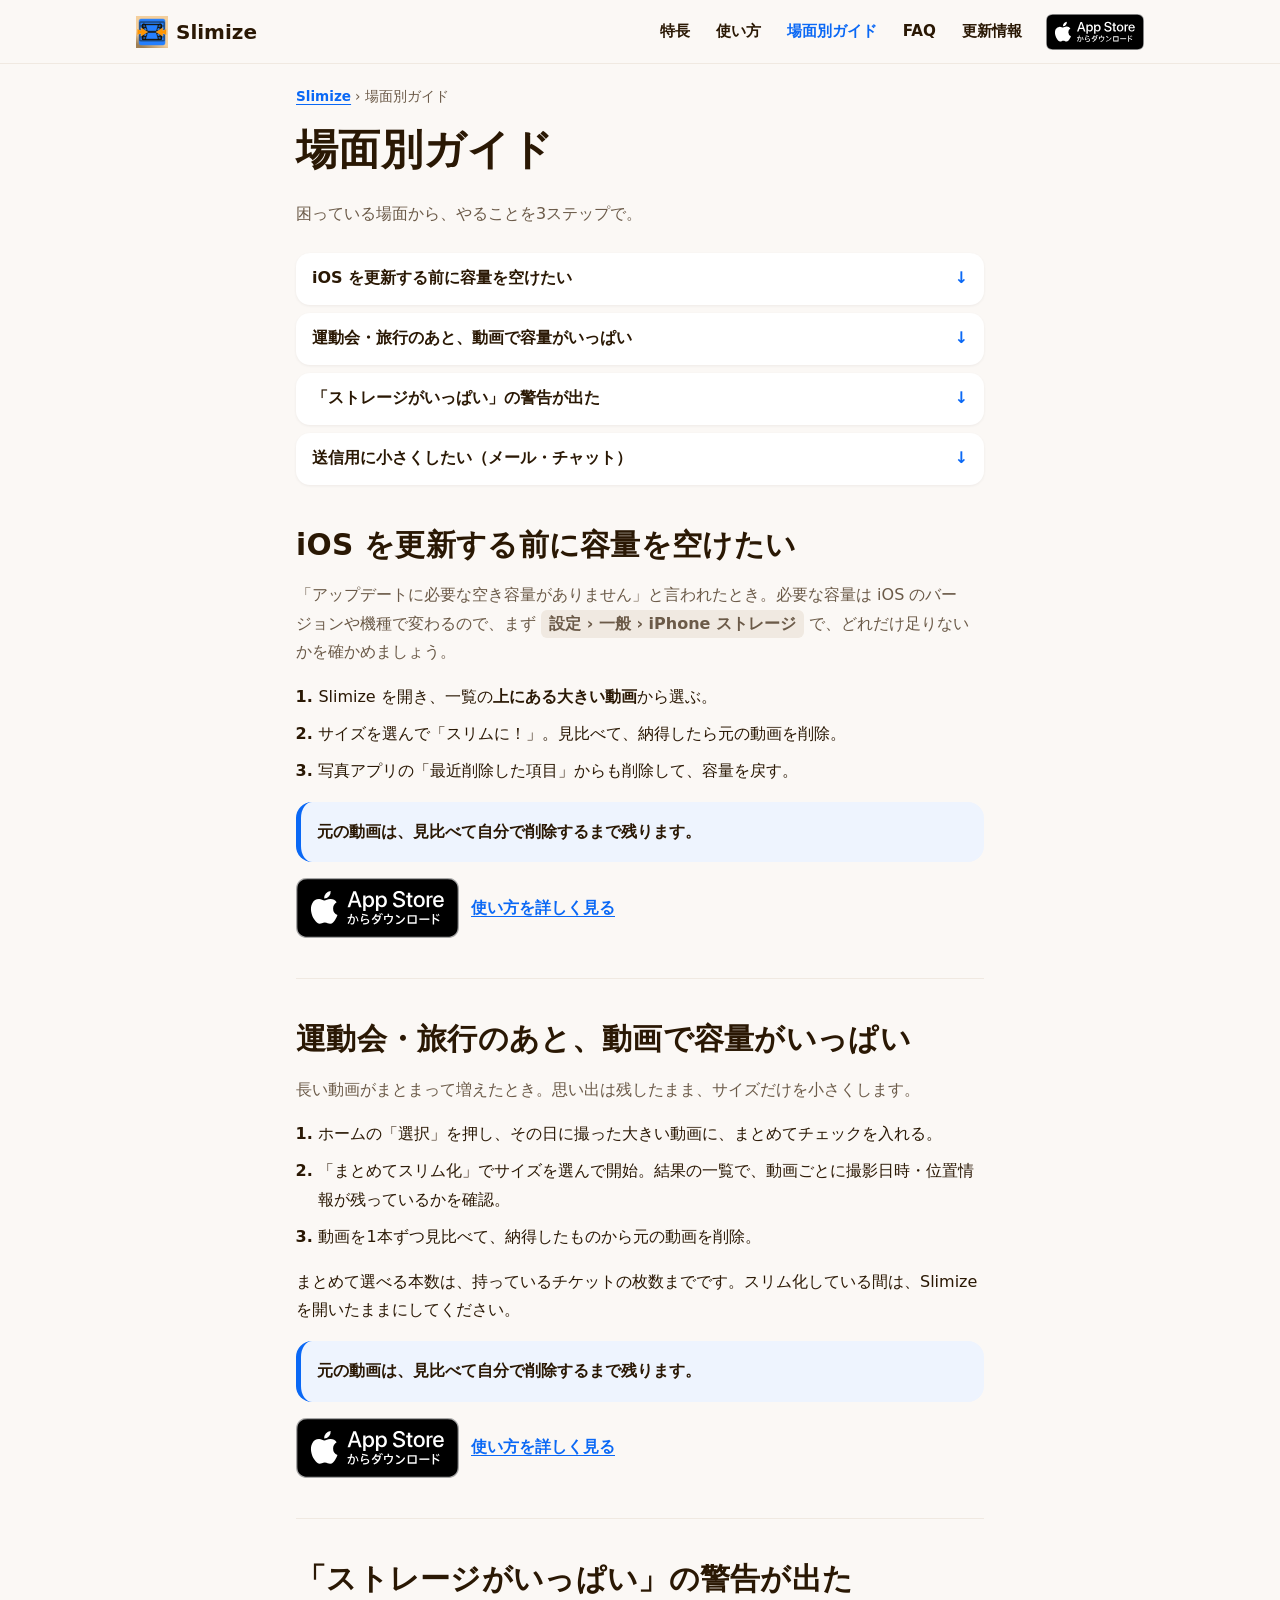
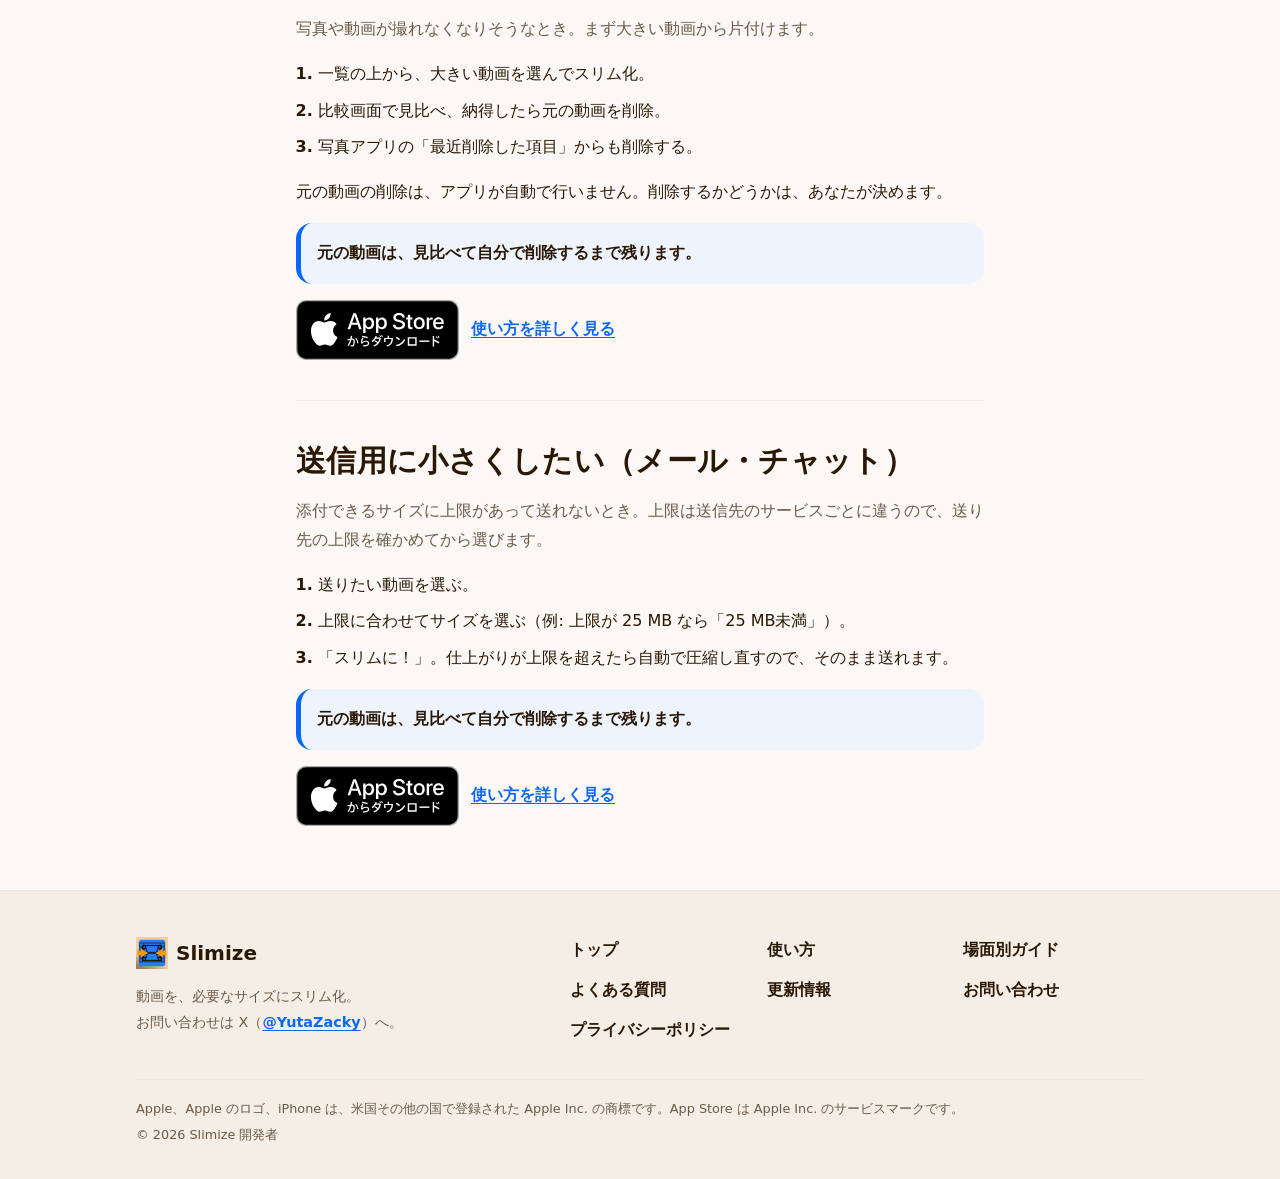
<file: guide/index.html>
<!doctype html>
<html lang="ja">
<head>
<meta charset="utf-8">
<meta name="viewport" content="width=device-width, initial-scale=1, viewport-fit=cover">
<title>場面別ガイド｜Slimize - 動画圧縮・ストレージの空き容量を整理</title>
<meta name="description" content="iOS 更新前の容量不足、運動会・旅行のあとの動画、「ストレージがいっぱい」の警告、メール送信のサイズ制限。場面ごとに、Slimize でやることを3ステップで。">
<meta name="theme-color" content="#FBF8F5">
<meta name="color-scheme" content="light">
<meta name="apple-itunes-app" content="app-id=6816337865">
<meta property="og:type" content="website">
<meta property="og:site_name" content="Slimize">
<meta property="og:title" content="場面別ガイド｜Slimize - 動画圧縮・ストレージの空き容量を整理">
<meta property="og:description" content="iOS 更新前の容量不足、運動会・旅行のあとの動画、「ストレージがいっぱい」の警告、メール送信のサイズ制限。場面ごとに、Slimize でやることを3ステップで。">
<meta name="twitter:card" content="summary_large_image">
<link rel="icon" type="image/png" sizes="32x32" href="../assets/favicon-32.png">
<link rel="apple-touch-icon" href="../assets/apple-touch-icon.png">
<link rel="canonical" href="https://zackyuta.github.io/slimize-site/guide/">
<meta property="og:url" content="https://zackyuta.github.io/slimize-site/guide/">
<link rel="stylesheet" href="../style.css">
</head>
<body>
<a class="skip-link" href="#main">本文へ移動</a>
<header class="site-header">
  <div class="header-inner">
    <a class="logo" href="../"><img class="logo-img" src="../assets/icon-96.png" width="32" height="32" alt=""><span>Slimize</span></a>
    <nav class="nav-desktop" aria-label="メインメニュー">
      <a href="../#features">特長</a><a href="../how-to/">使い方</a><a href="../guide/" aria-current="page">場面別ガイド</a><a href="../faq/">FAQ</a><a href="../updates/">更新情報</a>
    </nav>
    <details class="nav-mobile">
      <summary aria-label="メニューを開く"><span class="bars" aria-hidden="true"></span>メニュー</summary>
      <nav aria-label="メインメニュー"><ul><li><a href="../#features">特長</a></li><li><a href="../how-to/">使い方</a></li><li><a href="../guide/" aria-current="page">場面別ガイド</a></li><li><a href="../faq/">FAQ</a></li><li><a href="../updates/">更新情報</a></li><li><a href="../support/">お問い合わせ</a></li></ul></nav>
    </details>
    <a class="badge-store compact" href="https://apps.apple.com/jp/app/id6816337865" rel="noopener"><img src="../assets/badge-appstore-ja.svg" width="98" height="36" alt="App Store からダウンロード"></a>
  </div>
</header>
<main id="main">

<nav class="breadcrumb container" aria-label="現在の位置">
  <ol><li><a href="../">Slimize</a></li><li aria-current="page">場面別ガイド</li></ol>
</nav>
<div class="container">
  <div class="page-head">
    <h1>場面別ガイド</h1>
    <p>困っている場面から、やることを3ステップで。</p>
  </div>
  <ul class="toc">
    <li><a href="#ios-update">iOS を更新する前に容量を空けたい</a></li>
    <li><a href="#after-event">運動会・旅行のあと、動画で容量がいっぱい</a></li>
    <li><a href="#storage-full">「ストレージがいっぱい」の警告が出た</a></li>
    <li><a href="#for-sending">送信用に小さくしたい（メール・チャット）</a></li>
  </ul>

  <section class="guide" id="ios-update" aria-labelledby="g1">
    <h2 id="g1">iOS を更新する前に容量を空けたい</h2>
    <p class="situation">「アップデートに必要な空き容量がありません」と言われたとき。必要な容量は iOS のバージョンや機種で変わるので、まず <span class="settings-path">設定 › 一般 › iPhone ストレージ</span> で、どれだけ足りないかを確かめましょう。</p>
    <ol class="do">
      <li>Slimize を開き、一覧の<strong>上にある大きい動画</strong>から選ぶ。</li>
      <li>サイズを選んで「スリムに！」。見比べて、納得したら元の動画を削除。</li>
      <li>写真アプリの「最近削除した項目」からも削除して、容量を戻す。</li>
    </ol>
    <p class="callout info" style="margin:16px 0 0"><strong>元の動画は、見比べて自分で削除するまで残ります。</strong></p>
    <div class="after"><a class="badge-store" href="https://apps.apple.com/jp/app/id6816337865" rel="noopener"><img src="../assets/badge-appstore-ja.svg" width="163" height="60" alt="App Store からダウンロード"></a><a href="../how-to/">使い方を詳しく見る</a></div>
  </section>

  <section class="guide" id="after-event" aria-labelledby="g2">
    <h2 id="g2">運動会・旅行のあと、動画で容量がいっぱい</h2>
    <p class="situation">長い動画がまとまって増えたとき。思い出は残したまま、サイズだけを小さくします。</p>
    <ol class="do">
      <li>ホームの「選択」を押し、その日に撮った大きい動画に、まとめてチェックを入れる。</li>
      <li>「まとめてスリム化」でサイズを選んで開始。結果の一覧で、動画ごとに撮影日時・位置情報が残っているかを確認。</li>
      <li>動画を1本ずつ見比べて、納得したものから元の動画を削除。</li>
    </ol>
    <p>まとめて選べる本数は、持っているチケットの枚数までです。スリム化している間は、Slimize を開いたままにしてください。</p>
    <p class="callout info" style="margin:16px 0 0"><strong>元の動画は、見比べて自分で削除するまで残ります。</strong></p>
    <div class="after"><a class="badge-store" href="https://apps.apple.com/jp/app/id6816337865" rel="noopener"><img src="../assets/badge-appstore-ja.svg" width="163" height="60" alt="App Store からダウンロード"></a><a href="../how-to/">使い方を詳しく見る</a></div>
  </section>

  <section class="guide" id="storage-full" aria-labelledby="g3">
    <h2 id="g3">「ストレージがいっぱい」の警告が出た</h2>
    <p class="situation">写真や動画が撮れなくなりそうなとき。まず大きい動画から片付けます。</p>
    <ol class="do">
      <li>一覧の上から、大きい動画を選んでスリム化。</li>
      <li>比較画面で見比べ、納得したら元の動画を削除。</li>
      <li>写真アプリの「最近削除した項目」からも削除する。</li>
    </ol>
    <p>元の動画の削除は、アプリが自動で行いません。削除するかどうかは、あなたが決めます。</p>
    <p class="callout info" style="margin:16px 0 0"><strong>元の動画は、見比べて自分で削除するまで残ります。</strong></p>
    <div class="after"><a class="badge-store" href="https://apps.apple.com/jp/app/id6816337865" rel="noopener"><img src="../assets/badge-appstore-ja.svg" width="163" height="60" alt="App Store からダウンロード"></a><a href="../how-to/">使い方を詳しく見る</a></div>
  </section>

  <section class="guide" id="for-sending" aria-labelledby="g4">
    <h2 id="g4">送信用に小さくしたい（メール・チャット）</h2>
    <p class="situation">添付できるサイズに上限があって送れないとき。上限は送信先のサービスごとに違うので、送り先の上限を確かめてから選びます。</p>
    <ol class="do">
      <li>送りたい動画を選ぶ。</li>
      <li>上限に合わせてサイズを選ぶ（例: 上限が 25 MB なら「25 MB未満」）。</li>
      <li>「スリムに！」。仕上がりが上限を超えたら自動で圧縮し直すので、そのまま送れます。</li>
    </ol>
    <p class="callout info" style="margin:16px 0 0"><strong>元の動画は、見比べて自分で削除するまで残ります。</strong></p>
    <div class="after"><a class="badge-store" href="https://apps.apple.com/jp/app/id6816337865" rel="noopener"><img src="../assets/badge-appstore-ja.svg" width="163" height="60" alt="App Store からダウンロード"></a><a href="../how-to/">使い方を詳しく見る</a></div>
  </section>
</div>

</main>
<footer class="site-footer">
  <div class="container-wide">
    <div class="footer-grid">
      <div class="footer-brand">
        <a class="logo" href="../"><img class="logo-img" src="../assets/icon-96.png" width="32" height="32" alt=""><span>Slimize</span></a>
        <p>動画を、必要なサイズにスリム化。<br>お問い合わせは X（<a href="https://x.com/YutaZacky" rel="noopener">@YutaZacky</a>）へ。</p>
      </div>
      <nav class="footer-nav" aria-label="サイト内のページ"><ul><li><a href="../">トップ</a></li><li><a href="../how-to/">使い方</a></li><li><a href="../guide/">場面別ガイド</a></li><li><a href="../faq/">よくある質問</a></li><li><a href="../updates/">更新情報</a></li><li><a href="../support/">お問い合わせ</a></li><li><a href="../privacy/">プライバシーポリシー</a></li></ul></nav>
    </div>
    <div class="legal">
      <p>Apple、Apple のロゴ、iPhone は、米国その他の国で登録された Apple Inc. の商標です。App Store は Apple Inc. のサービスマークです。</p>
      <p>&copy; 2026 Slimize 開発者</p>
    </div>
  </div>
</footer>
</body>
</html>
</file>
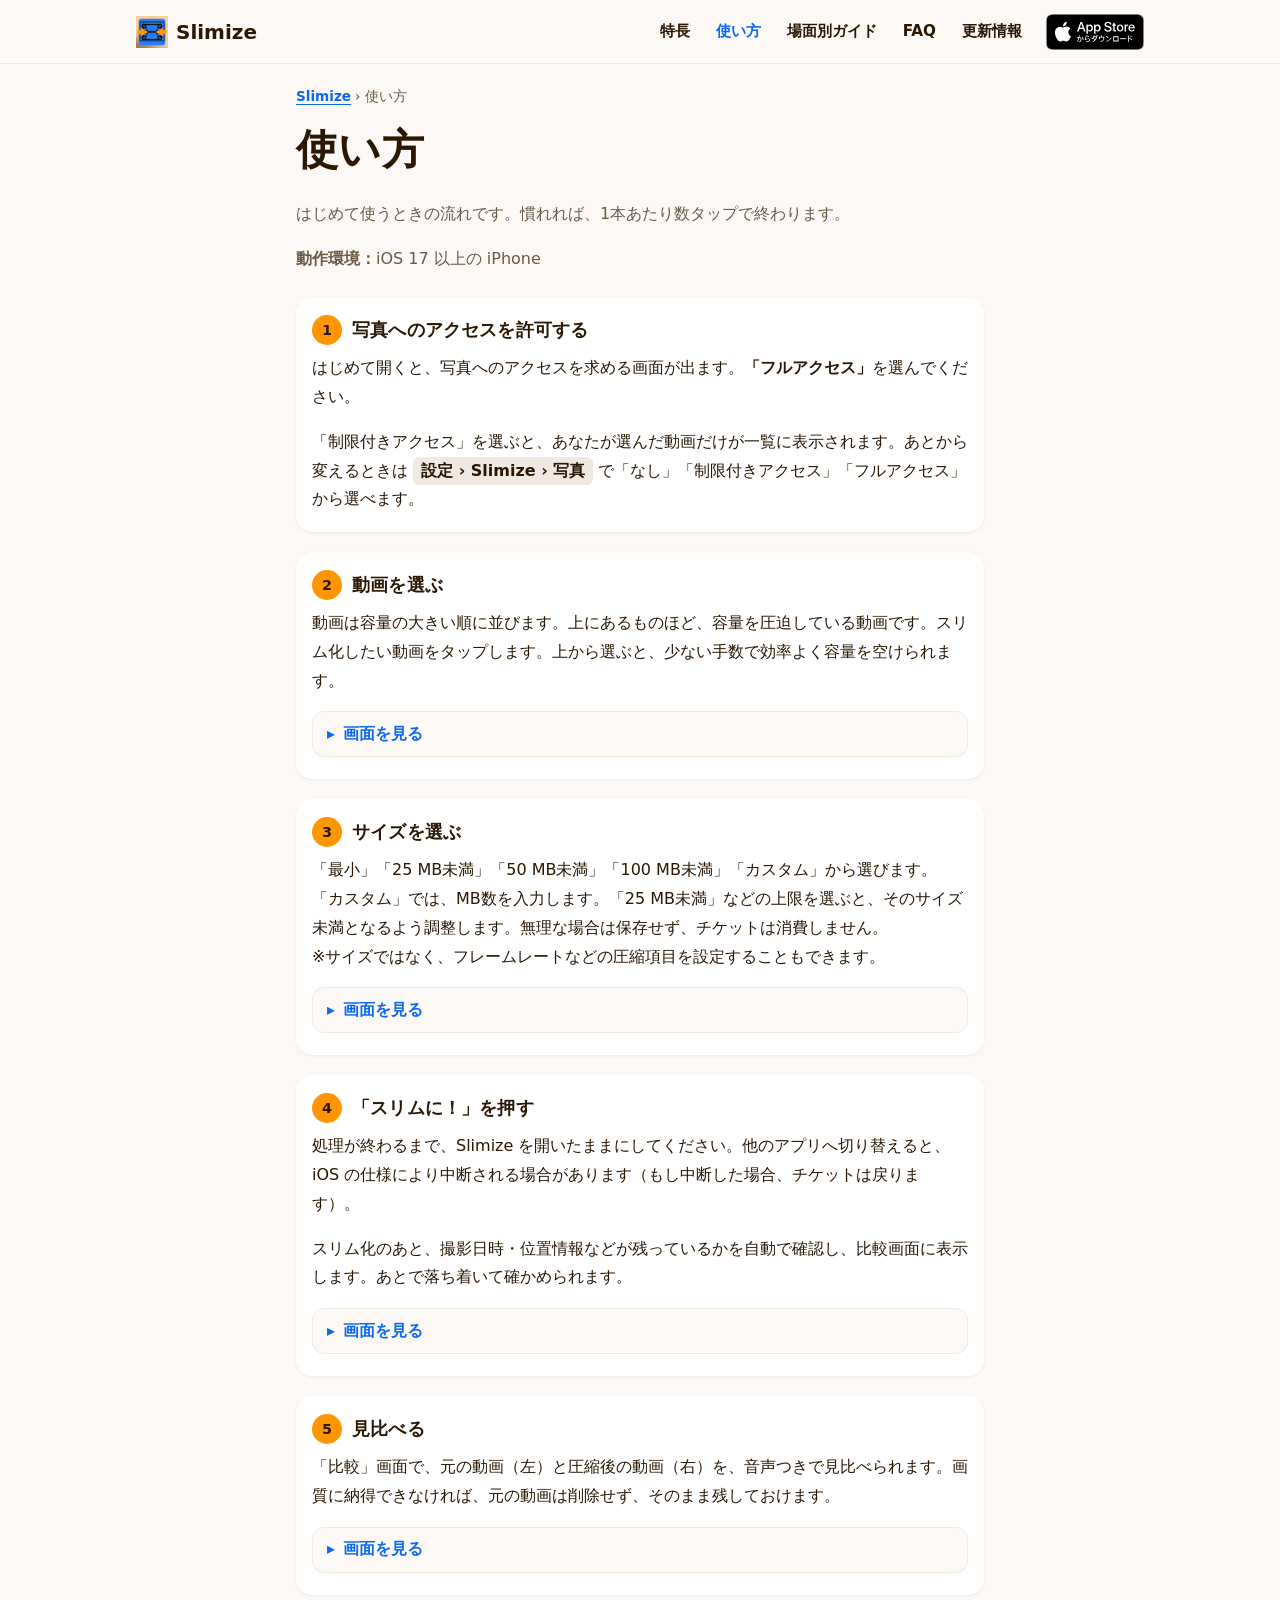
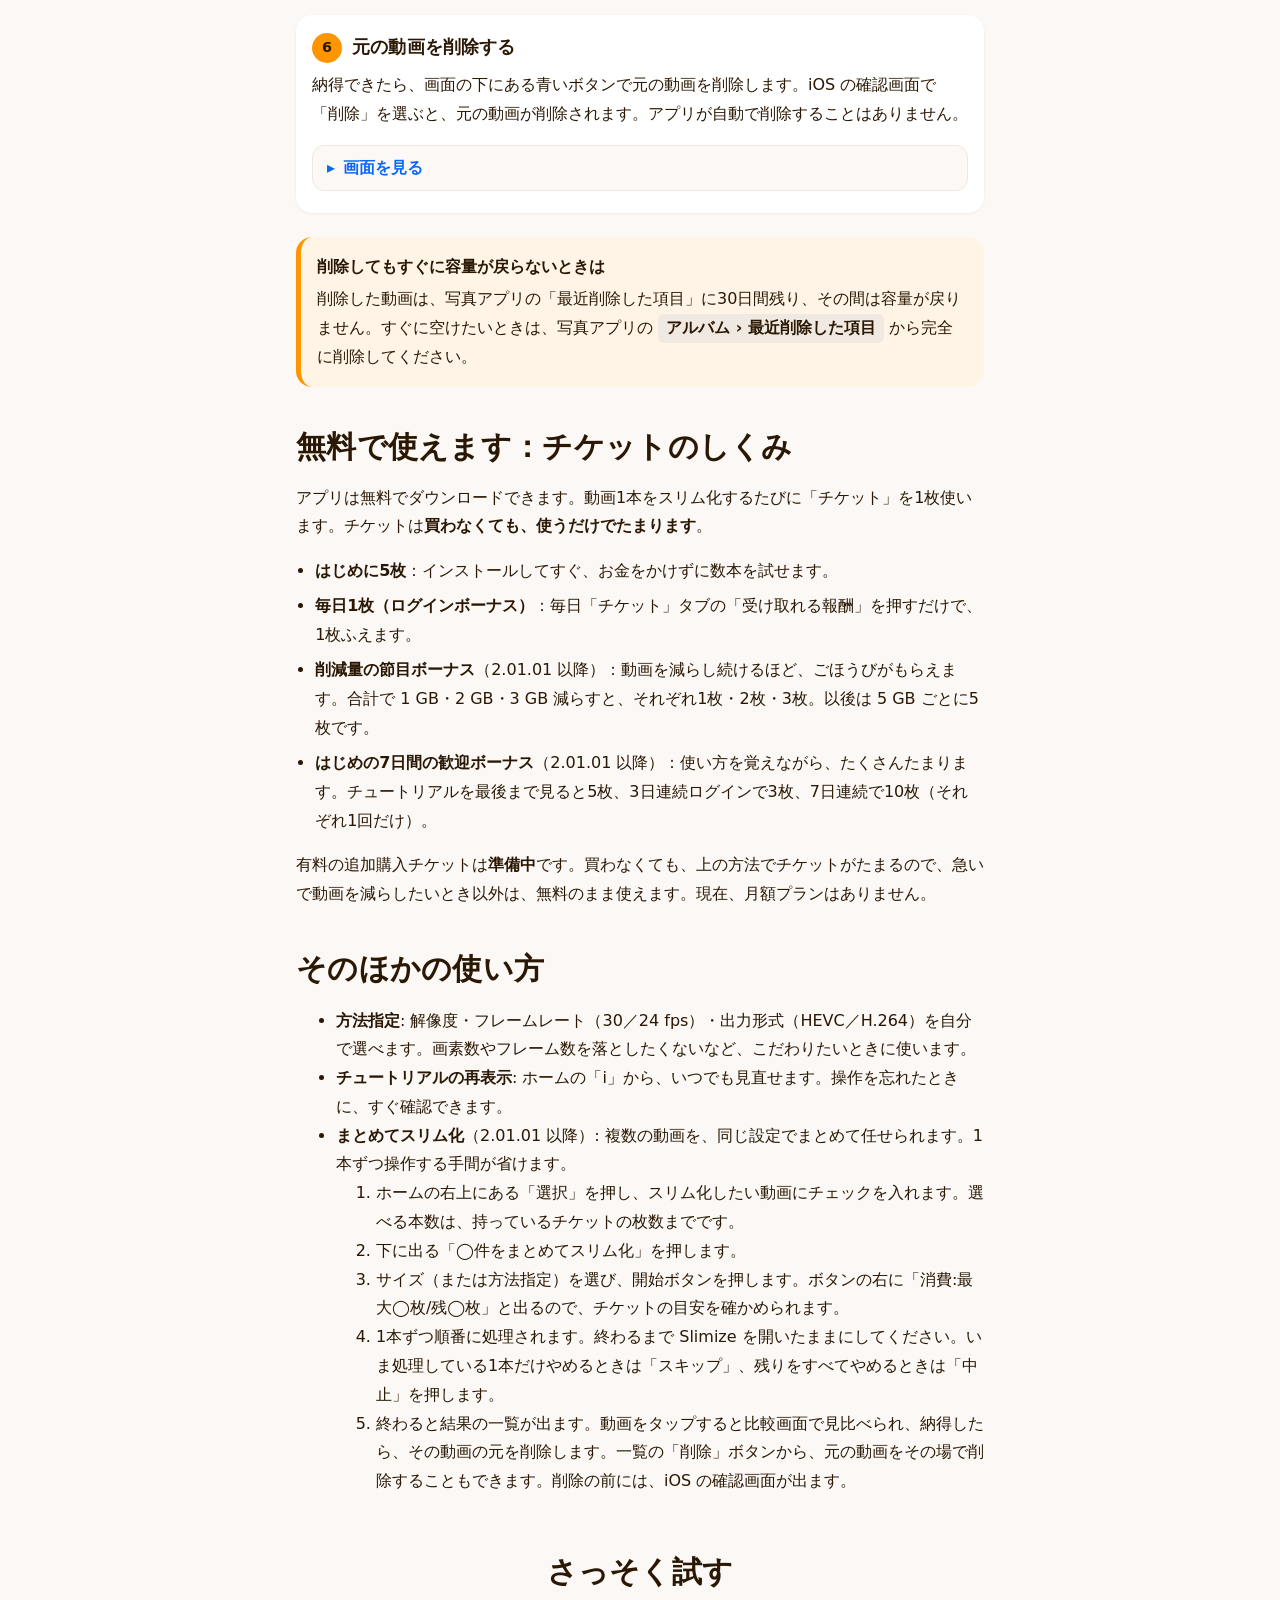
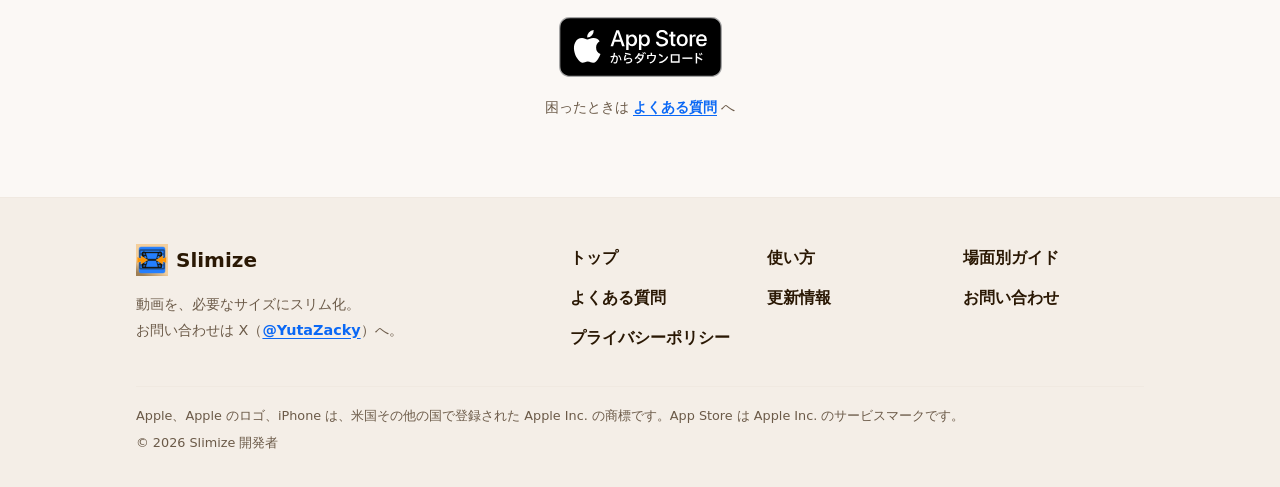
<file: how-to/index.html>
<!doctype html>
<html lang="ja">
<head>
<meta charset="utf-8">
<meta name="viewport" content="width=device-width, initial-scale=1, viewport-fit=cover">
<title>使い方｜Slimize - 動画圧縮・ストレージの空き容量を整理</title>
<meta name="description" content="Slimize の使い方。写真へのアクセス許可から、サイズを選んでスリム化、見比べて元の動画を削除するまでの手順を説明します。">
<meta name="theme-color" content="#FBF8F5">
<meta name="color-scheme" content="light">
<meta name="apple-itunes-app" content="app-id=6816337865">
<meta property="og:type" content="website">
<meta property="og:site_name" content="Slimize">
<meta property="og:title" content="使い方｜Slimize - 動画圧縮・ストレージの空き容量を整理">
<meta property="og:description" content="Slimize の使い方。写真へのアクセス許可から、サイズを選んでスリム化、見比べて元の動画を削除するまでの手順を説明します。">
<meta name="twitter:card" content="summary_large_image">
<link rel="icon" type="image/png" sizes="32x32" href="../assets/favicon-32.png">
<link rel="apple-touch-icon" href="../assets/apple-touch-icon.png">
<link rel="canonical" href="https://zackyuta.github.io/slimize-site/how-to/">
<meta property="og:url" content="https://zackyuta.github.io/slimize-site/how-to/">
<link rel="stylesheet" href="../style.css">
</head>
<body>
<a class="skip-link" href="#main">本文へ移動</a>
<header class="site-header">
  <div class="header-inner">
    <a class="logo" href="../"><img class="logo-img" src="../assets/icon-96.png" width="32" height="32" alt=""><span>Slimize</span></a>
    <nav class="nav-desktop" aria-label="メインメニュー">
      <a href="../#features">特長</a><a href="../how-to/" aria-current="page">使い方</a><a href="../guide/">場面別ガイド</a><a href="../faq/">FAQ</a><a href="../updates/">更新情報</a>
    </nav>
    <details class="nav-mobile">
      <summary aria-label="メニューを開く"><span class="bars" aria-hidden="true"></span>メニュー</summary>
      <nav aria-label="メインメニュー"><ul><li><a href="../#features">特長</a></li><li><a href="../how-to/" aria-current="page">使い方</a></li><li><a href="../guide/">場面別ガイド</a></li><li><a href="../faq/">FAQ</a></li><li><a href="../updates/">更新情報</a></li><li><a href="../support/">お問い合わせ</a></li></ul></nav>
    </details>
    <a class="badge-store compact" href="https://apps.apple.com/jp/app/id6816337865" rel="noopener"><img src="../assets/badge-appstore-ja.svg" width="98" height="36" alt="App Store からダウンロード"></a>
  </div>
</header>
<main id="main">

<nav class="breadcrumb container" aria-label="現在の位置">
  <ol><li><a href="../">Slimize</a></li><li aria-current="page">使い方</li></ol>
</nav>
<div class="container">
  <div class="page-head">
    <h1>使い方</h1>
    <p>はじめて使うときの流れです。慣れれば、1本あたり数タップで終わります。</p>
    <p class="env"><strong>動作環境：</strong>iOS 17 以上の iPhone</p>
  </div>

  <ol class="howto-steps">
    <li class="howto-step">
      <h3><span class="step-num">1</span>写真へのアクセスを許可する</h3>
      <p>はじめて開くと、写真へのアクセスを求める画面が出ます。<strong>「フルアクセス」</strong>を選んでください。</p>
      <p>「制限付きアクセス」を選ぶと、あなたが選んだ動画だけが一覧に表示されます。あとから変えるときは <span class="settings-path">設定 › Slimize › 写真</span> で「なし」「制限付きアクセス」「フルアクセス」から選べます。</p>
    </li>
    <li class="howto-step">
      <h3><span class="step-num">2</span>動画を選ぶ</h3>
      <p>動画は容量の大きい順に並びます。上にあるものほど、容量を圧迫している動画です。スリム化したい動画をタップします。上から選ぶと、少ない手数で効率よく容量を空けられます。</p>
      <details class="shot"><summary>画面を見る</summary><figure><img src="../assets/shots/home.webp" width="640" height="1390" alt="ホーム画面。容量の大きい動画が上から並ぶ" loading="lazy"><figcaption><ul class="shot-notes"><li>大きい動画が上に並びます。上から選ぶと、少ない手数で効率よく容量を空けられます。</li></ul></figcaption></figure></details>
    </li>
    <li class="howto-step">
      <h3><span class="step-num">3</span>サイズを選ぶ</h3>
      <p>「最小」「25 MB未満」「50 MB未満」「100 MB未満」「カスタム」から選びます。「カスタム」では、MB数を入力します。「25 MB未満」などの上限を選ぶと、そのサイズ未満となるよう調整します。無理な場合は保存せず、チケットは消費しません。<br>※サイズではなく、フレームレートなどの圧縮項目を設定することもできます。</p>
      <details class="shot"><summary>画面を見る</summary><figure><img src="../assets/shots/detail.webp" width="640" height="1390" alt="動画詳細画面。サイズ指定の選択肢と、方法指定" loading="lazy"><figcaption><ul class="shot-notes"><li>最初は「最小」が選ばれ、右に、どのような圧縮を行うかが表示されます。画素数やフレーム数を落としたくないなど、優先したいことがあれば、右側の「方法指定」を使います。</li></ul></figcaption></figure></details>
    </li>
    <li class="howto-step">
      <h3><span class="step-num">4</span>「スリムに！」を押す</h3>
      <p>処理が終わるまで、Slimize を開いたままにしてください。他のアプリへ切り替えると、iOS の仕様により中断される場合があります（もし中断した場合、チケットは戻ります）。</p>
      <p>スリム化のあと、撮影日時・位置情報などが残っているかを自動で確認し、比較画面に表示します。あとで落ち着いて確かめられます。</p>
      <details class="shot"><summary>画面を見る</summary><figure><img src="../assets/shots/detail.webp" width="640" height="1390" alt="動画詳細画面。スリムに！ボタン" loading="lazy"><figcaption><ul class="shot-notes"><li>「スリムに！」を押すと始まります。元の動画は残るので、安心して試せます。</li></ul></figcaption></figure></details>
    </li>
    <li class="howto-step">
      <h3><span class="step-num">5</span>見比べる</h3>
      <p>「比較」画面で、元の動画（左）と圧縮後の動画（右）を、音声つきで見比べられます。画質に納得できなければ、元の動画は削除せず、そのまま残しておけます。</p>
      <details class="shot"><summary>画面を見る</summary><figure><img src="../assets/shots/comparison.webp" width="640" height="1390" alt="比較画面。元と圧縮後の動画が並ぶ" loading="lazy"><figcaption><ul class="shot-notes"><li>再生速度を切り替えて、細かい部分の動きや画質も確かめられます。</li><li>画質のチェック用に、画面を最大化して再生もできます。</li><li>どれだけ容量が空くかが、MB と割合で分かります。</li></ul></figcaption></figure></details>
    </li>
    <li class="howto-step">
      <h3><span class="step-num">6</span>元の動画を削除する</h3>
      <p>納得できたら、画面の下にある青いボタンで元の動画を削除します。iOS の確認画面で「削除」を選ぶと、元の動画が削除されます。アプリが自動で削除することはありません。</p>
      <details class="shot"><summary>画面を見る</summary><figure><img src="../assets/shots/comparison.webp" width="640" height="1390" alt="比較画面の下側。メタデータの表と、元の動画を削除する青いボタン" loading="lazy"><figcaption><ul class="shot-notes"><li>撮影日時・位置情報などが、元と圧縮後で同じかを確かめられます（✓ は残っている印）。大切な情報が消えていないと分かってから、削除できます。</li><li>青いボタンで、元の動画を削除して容量を空けます。削除した動画は「最近削除した項目」に30日残るので、間違えても戻せます。</li></ul></figcaption></figure></details>
    </li>
  </ol>

  <div class="callout">
    <strong class="label">削除してもすぐに容量が戻らないときは</strong>
    <p>削除した動画は、写真アプリの「最近削除した項目」に30日間残り、その間は容量が戻りません。すぐに空けたいときは、写真アプリの <span class="settings-path">アルバム › 最近削除した項目</span> から完全に削除してください。</p>
  </div>

  <h2 id="tickets" style="margin-top:40px">無料で使えます：チケットのしくみ</h2>
  <p>アプリは無料でダウンロードできます。動画1本をスリム化するたびに「チケット」を1枚使います。チケットは<strong>買わなくても、使うだけでたまります</strong>。</p>
  <ul class="ticket-ways">
    <li><strong>はじめに5枚</strong>：インストールしてすぐ、お金をかけずに数本を試せます。</li>
    <li><strong>毎日1枚（ログインボーナス）</strong>：毎日「チケット」タブの「受け取れる報酬」を押すだけで、1枚ふえます。</li>
    <li><strong>削減量の節目ボーナス</strong>（2.01.01 以降）：動画を減らし続けるほど、ごほうびがもらえます。合計で 1 GB・2 GB・3 GB 減らすと、それぞれ1枚・2枚・3枚。以後は 5 GB ごとに5枚です。</li>
    <li><strong>はじめの7日間の歓迎ボーナス</strong>（2.01.01 以降）：使い方を覚えながら、たくさんたまります。チュートリアルを最後まで見ると5枚、3日連続ログインで3枚、7日連続で10枚（それぞれ1回だけ）。</li>
  </ul>
  <p>有料の追加購入チケットは<strong>準備中</strong>です。買わなくても、上の方法でチケットがたまるので、急いで動画を減らしたいとき以外は、無料のまま使えます。現在、月額プランはありません。</p>

  <h2 style="margin-top:40px">そのほかの使い方</h2>
  <ul>
    <li><strong>方法指定</strong>: 解像度・フレームレート（30／24 fps）・出力形式（HEVC／H.264）を自分で選べます。画素数やフレーム数を落としたくないなど、こだわりたいときに使います。</li>
    <li><strong>チュートリアルの再表示</strong>: ホームの「i」から、いつでも見直せます。操作を忘れたときに、すぐ確認できます。</li>
    <li id="batch"><strong>まとめてスリム化</strong>（2.01.01 以降）: 複数の動画を、同じ設定でまとめて任せられます。1本ずつ操作する手間が省けます。
      <ol>
        <li>ホームの右上にある「選択」を押し、スリム化したい動画にチェックを入れます。選べる本数は、持っているチケットの枚数までです。</li>
        <li>下に出る「◯件をまとめてスリム化」を押します。</li>
        <li>サイズ（または方法指定）を選び、開始ボタンを押します。ボタンの右に「消費:最大◯枚/残◯枚」と出るので、チケットの目安を確かめられます。</li>
        <li>1本ずつ順番に処理されます。終わるまで Slimize を開いたままにしてください。いま処理している1本だけやめるときは「スキップ」、残りをすべてやめるときは「中止」を押します。</li>
        <li>終わると結果の一覧が出ます。動画をタップすると比較画面で見比べられ、納得したら、その動画の元を削除します。一覧の「削除」ボタンから、元の動画をその場で削除することもできます。削除の前には、iOS の確認画面が出ます。</li>
      </ol>
    </li>
  </ul>

  <div class="final-cta" style="padding:40px 0">
    <h2>さっそく試す</h2>
    <a class="badge-store" href="https://apps.apple.com/jp/app/id6816337865" rel="noopener"><img src="../assets/badge-appstore-ja.svg" width="163" height="60" alt="App Store からダウンロード"></a>
    <p class="cta-note">困ったときは <a href="../faq/">よくある質問</a> へ</p>
  </div>
</div>

</main>
<footer class="site-footer">
  <div class="container-wide">
    <div class="footer-grid">
      <div class="footer-brand">
        <a class="logo" href="../"><img class="logo-img" src="../assets/icon-96.png" width="32" height="32" alt=""><span>Slimize</span></a>
        <p>動画を、必要なサイズにスリム化。<br>お問い合わせは X（<a href="https://x.com/YutaZacky" rel="noopener">@YutaZacky</a>）へ。</p>
      </div>
      <nav class="footer-nav" aria-label="サイト内のページ"><ul><li><a href="../">トップ</a></li><li><a href="../how-to/">使い方</a></li><li><a href="../guide/">場面別ガイド</a></li><li><a href="../faq/">よくある質問</a></li><li><a href="../updates/">更新情報</a></li><li><a href="../support/">お問い合わせ</a></li><li><a href="../privacy/">プライバシーポリシー</a></li></ul></nav>
    </div>
    <div class="legal">
      <p>Apple、Apple のロゴ、iPhone は、米国その他の国で登録された Apple Inc. の商標です。App Store は Apple Inc. のサービスマークです。</p>
      <p>&copy; 2026 Slimize 開発者</p>
    </div>
  </div>
</footer>
</body>
</html>
</file>
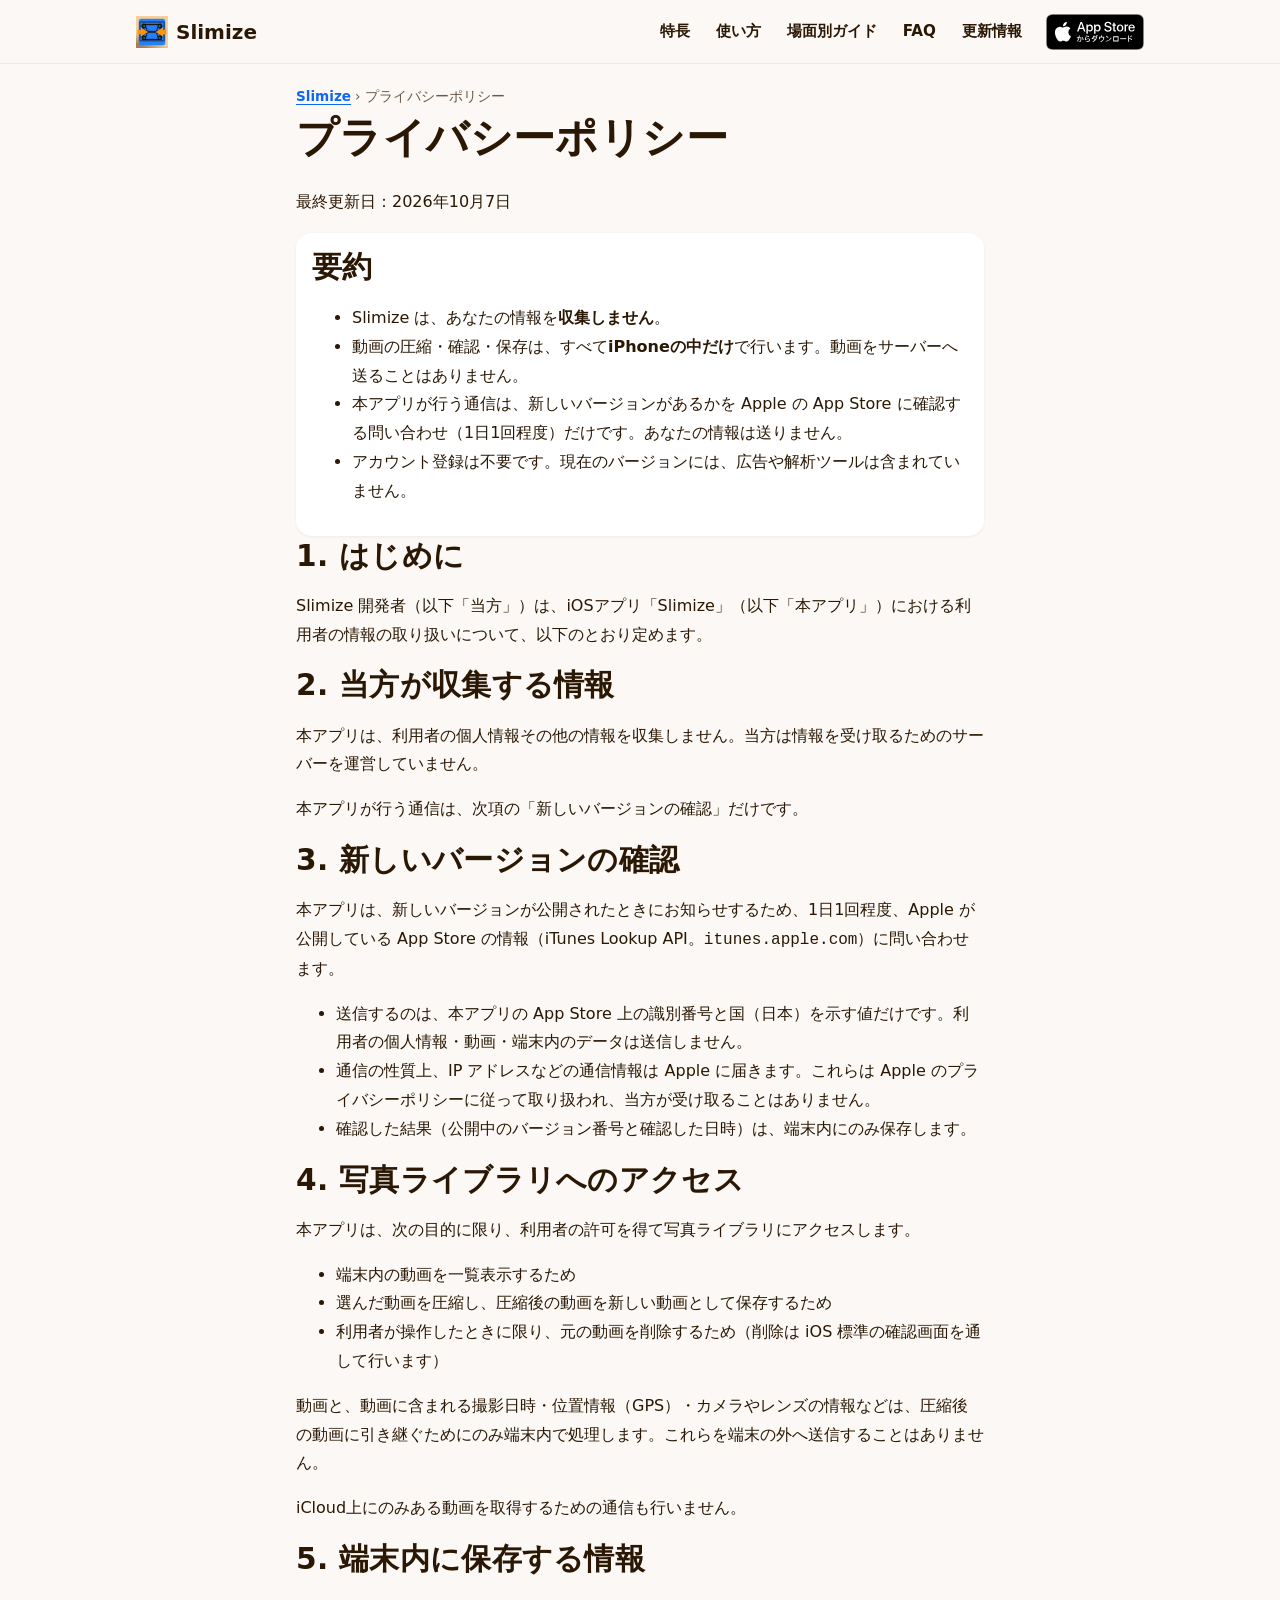
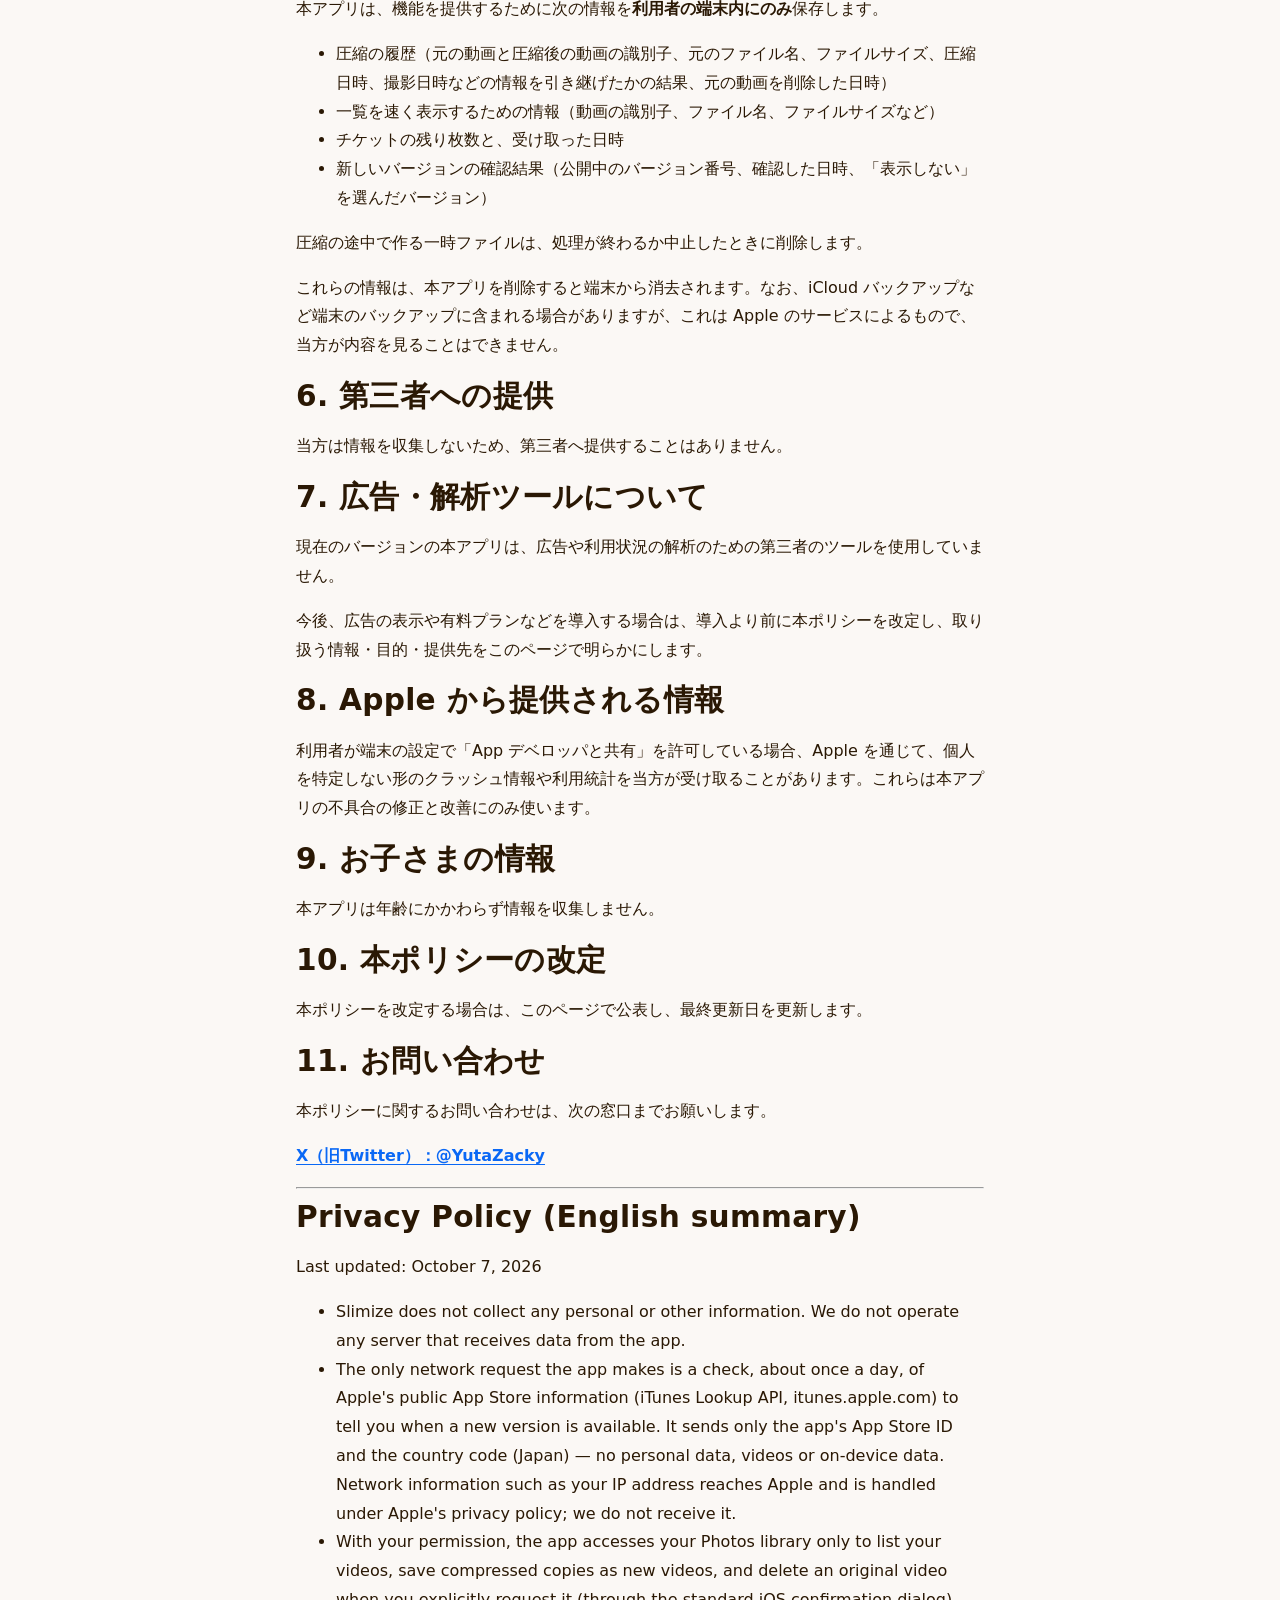
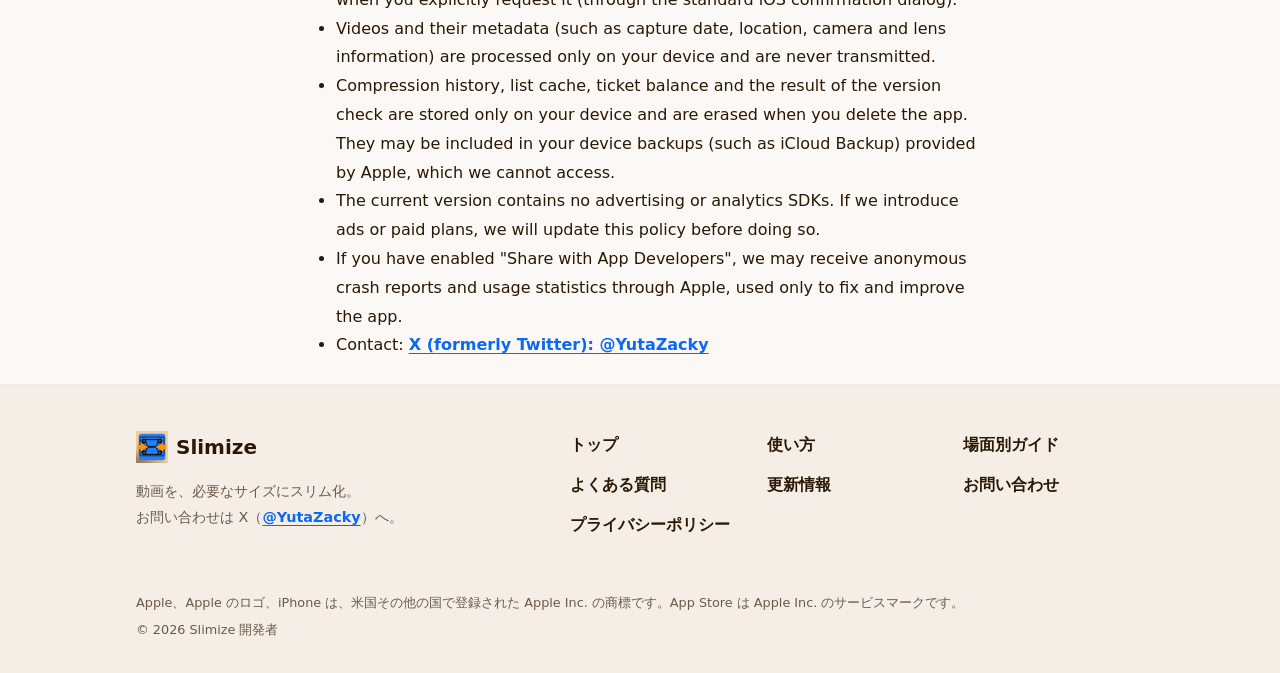
<file: privacy/index.html>
<!doctype html>
<html lang="ja">
<head>
<meta charset="utf-8">
<meta name="viewport" content="width=device-width, initial-scale=1, viewport-fit=cover">
<title>プライバシーポリシー｜Slimize</title>
<meta name="description" content="iOSアプリ「Slimize」のプライバシーポリシー">
<meta name="theme-color" content="#FBF8F5">
<meta name="color-scheme" content="light">
<meta property="og:type" content="website">
<meta property="og:site_name" content="Slimize">
<meta property="og:title" content="プライバシーポリシー｜Slimize">
<meta property="og:description" content="iOSアプリ「Slimize」のプライバシーポリシー">
<link rel="icon" type="image/png" sizes="32x32" href="../assets/favicon-32.png">
<link rel="apple-touch-icon" href="../assets/apple-touch-icon.png">
<link rel="canonical" href="https://zackyuta.github.io/slimize-site/privacy/">
<meta property="og:url" content="https://zackyuta.github.io/slimize-site/privacy/">
<link rel="stylesheet" href="../style.css">
</head>
<body>
<a class="skip-link" href="#main">本文へ移動</a>
<header class="site-header">
  <div class="header-inner">
    <a class="logo" href="../"><img class="logo-img" src="../assets/icon-96.png" width="32" height="32" alt=""><span>Slimize</span></a>
    <nav class="nav-desktop" aria-label="メインメニュー">
      <a href="../#features">特長</a><a href="../how-to/">使い方</a><a href="../guide/">場面別ガイド</a><a href="../faq/">FAQ</a><a href="../updates/">更新情報</a>
    </nav>
    <details class="nav-mobile">
      <summary aria-label="メニューを開く"><span class="bars" aria-hidden="true"></span>メニュー</summary>
      <nav aria-label="メインメニュー"><ul><li><a href="../#features">特長</a></li><li><a href="../how-to/">使い方</a></li><li><a href="../guide/">場面別ガイド</a></li><li><a href="../faq/">FAQ</a></li><li><a href="../updates/">更新情報</a></li><li><a href="../support/">お問い合わせ</a></li></ul></nav>
    </details>
    <a class="badge-store compact" href="https://apps.apple.com/jp/app/id6816337865" rel="noopener"><img src="../assets/badge-appstore-ja.svg" width="98" height="36" alt="App Store からダウンロード"></a>
  </div>
</header>
<main id="main">

<nav class="breadcrumb container" aria-label="現在の位置">
  <ol><li><a href="../">Slimize</a></li><li aria-current="page">プライバシーポリシー</li></ol>
</nav>
<div class="container doc">
    <h1>プライバシーポリシー</h1>
    <p class="meta">最終更新日：2026年10月7日</p>

    <section class="card summary" aria-labelledby="summary-title">
      <h2 id="summary-title">要約</h2>
      <ul>
        <li>Slimize は、あなたの情報を<strong>収集しません</strong>。</li>
        <li>動画の圧縮・確認・保存は、すべて<strong>iPhoneの中だけ</strong>で行います。動画をサーバーへ送ることはありません。</li>
        <li>本アプリが行う通信は、新しいバージョンがあるかを Apple の App Store に確認する問い合わせ（1日1回程度）だけです。あなたの情報は送りません。</li>
        <li>アカウント登録は不要です。現在のバージョンには、広告や解析ツールは含まれていません。</li>
      </ul>
    </section>

    <section>
      <h2>1. はじめに</h2>
      <p>Slimize 開発者（以下「当方」）は、iOSアプリ「Slimize」（以下「本アプリ」）における利用者の情報の取り扱いについて、以下のとおり定めます。</p>
    </section>

    <section>
      <h2>2. 当方が収集する情報</h2>
      <p>本アプリは、利用者の個人情報その他の情報を収集しません。当方は情報を受け取るためのサーバーを運営していません。</p>
      <p>本アプリが行う通信は、次項の「新しいバージョンの確認」だけです。</p>
    </section>

    <section>
      <h2>3. 新しいバージョンの確認</h2>
      <p>本アプリは、新しいバージョンが公開されたときにお知らせするため、1日1回程度、Apple が公開している App Store の情報（iTunes Lookup API。<code>itunes.apple.com</code>）に問い合わせます。</p>
      <ul>
        <li>送信するのは、本アプリの App Store 上の識別番号と国（日本）を示す値だけです。利用者の個人情報・動画・端末内のデータは送信しません。</li>
        <li>通信の性質上、IP アドレスなどの通信情報は Apple に届きます。これらは Apple のプライバシーポリシーに従って取り扱われ、当方が受け取ることはありません。</li>
        <li>確認した結果（公開中のバージョン番号と確認した日時）は、端末内にのみ保存します。</li>
      </ul>
    </section>

    <section>
      <h2>4. 写真ライブラリへのアクセス</h2>
      <p>本アプリは、次の目的に限り、利用者の許可を得て写真ライブラリにアクセスします。</p>
      <ul>
        <li>端末内の動画を一覧表示するため</li>
        <li>選んだ動画を圧縮し、圧縮後の動画を新しい動画として保存するため</li>
        <li>利用者が操作したときに限り、元の動画を削除するため（削除は iOS 標準の確認画面を通して行います）</li>
      </ul>
      <p>動画と、動画に含まれる撮影日時・位置情報（GPS）・カメラやレンズの情報などは、圧縮後の動画に引き継ぐためにのみ端末内で処理します。これらを端末の外へ送信することはありません。</p>
      <p>iCloud上にのみある動画を取得するための通信も行いません。</p>
    </section>

    <section>
      <h2>5. 端末内に保存する情報</h2>
      <p>本アプリは、機能を提供するために次の情報を<strong>利用者の端末内にのみ</strong>保存します。</p>
      <ul>
        <li>圧縮の履歴（元の動画と圧縮後の動画の識別子、元のファイル名、ファイルサイズ、圧縮日時、撮影日時などの情報を引き継げたかの結果、元の動画を削除した日時）</li>
        <li>一覧を速く表示するための情報（動画の識別子、ファイル名、ファイルサイズなど）</li>
        <li>チケットの残り枚数と、受け取った日時</li>
        <li>新しいバージョンの確認結果（公開中のバージョン番号、確認した日時、「表示しない」を選んだバージョン）</li>
      </ul>
      <p>圧縮の途中で作る一時ファイルは、処理が終わるか中止したときに削除します。</p>
      <p>これらの情報は、本アプリを削除すると端末から消去されます。なお、iCloud バックアップなど端末のバックアップに含まれる場合がありますが、これは Apple のサービスによるもので、当方が内容を見ることはできません。</p>
    </section>

    <section>
      <h2>6. 第三者への提供</h2>
      <p>当方は情報を収集しないため、第三者へ提供することはありません。</p>
    </section>

    <section>
      <h2>7. 広告・解析ツールについて</h2>
      <p>現在のバージョンの本アプリは、広告や利用状況の解析のための第三者のツールを使用していません。</p>
      <p>今後、広告の表示や有料プランなどを導入する場合は、導入より前に本ポリシーを改定し、取り扱う情報・目的・提供先をこのページで明らかにします。</p>
    </section>

    <section>
      <h2>8. Apple から提供される情報</h2>
      <p>利用者が端末の設定で「App デベロッパと共有」を許可している場合、Apple を通じて、個人を特定しない形のクラッシュ情報や利用統計を当方が受け取ることがあります。これらは本アプリの不具合の修正と改善にのみ使います。</p>
    </section>

    <section>
      <h2>9. お子さまの情報</h2>
      <p>本アプリは年齢にかかわらず情報を収集しません。</p>
    </section>

    <section>
      <h2>10. 本ポリシーの改定</h2>
      <p>本ポリシーを改定する場合は、このページで公表し、最終更新日を更新します。</p>
    </section>

    <section>
      <h2>11. お問い合わせ</h2>
      <p>本ポリシーに関するお問い合わせは、次の窓口までお願いします。</p>
      <p><a href="https://x.com/YutaZacky" rel="noopener">X（旧Twitter）：@YutaZacky</a></p>
    </section>

    <hr>

    <section lang="en" aria-labelledby="en-title">
      <h2 id="en-title">Privacy Policy (English summary)</h2>
      <p class="meta">Last updated: October 7, 2026</p>
      <ul>
        <li>Slimize does not collect any personal or other information. We do not operate any server that receives data from the app.</li>
        <li>The only network request the app makes is a check, about once a day, of Apple's public App Store information (iTunes Lookup API, itunes.apple.com) to tell you when a new version is available. It sends only the app's App Store ID and the country code (Japan) — no personal data, videos or on-device data. Network information such as your IP address reaches Apple and is handled under Apple's privacy policy; we do not receive it.</li>
        <li>With your permission, the app accesses your Photos library only to list your videos, save compressed copies as new videos, and delete an original video when you explicitly request it (through the standard iOS confirmation dialog).</li>
        <li>Videos and their metadata (such as capture date, location, camera and lens information) are processed only on your device and are never transmitted.</li>
        <li>Compression history, list cache, ticket balance and the result of the version check are stored only on your device and are erased when you delete the app. They may be included in your device backups (such as iCloud Backup) provided by Apple, which we cannot access.</li>
        <li>The current version contains no advertising or analytics SDKs. If we introduce ads or paid plans, we will update this policy before doing so.</li>
        <li>If you have enabled "Share with App Developers", we may receive anonymous crash reports and usage statistics through Apple, used only to fix and improve the app.</li>
        <li>Contact: <a href="https://x.com/YutaZacky" rel="noopener">X (formerly Twitter): @YutaZacky</a></li>
      </ul>
    </section>
</div>

</main>
<footer class="site-footer">
  <div class="container-wide">
    <div class="footer-grid">
      <div class="footer-brand">
        <a class="logo" href="../"><img class="logo-img" src="../assets/icon-96.png" width="32" height="32" alt=""><span>Slimize</span></a>
        <p>動画を、必要なサイズにスリム化。<br>お問い合わせは X（<a href="https://x.com/YutaZacky" rel="noopener">@YutaZacky</a>）へ。</p>
      </div>
      <nav class="footer-nav" aria-label="サイト内のページ"><ul><li><a href="../">トップ</a></li><li><a href="../how-to/">使い方</a></li><li><a href="../guide/">場面別ガイド</a></li><li><a href="../faq/">よくある質問</a></li><li><a href="../updates/">更新情報</a></li><li><a href="../support/">お問い合わせ</a></li><li><a href="../privacy/">プライバシーポリシー</a></li></ul></nav>
    </div>
    <div class="legal">
      <p>Apple、Apple のロゴ、iPhone は、米国その他の国で登録された Apple Inc. の商標です。App Store は Apple Inc. のサービスマークです。</p>
      <p>&copy; 2026 Slimize 開発者</p>
    </div>
  </div>
</footer>
</body>
</html>
</file>
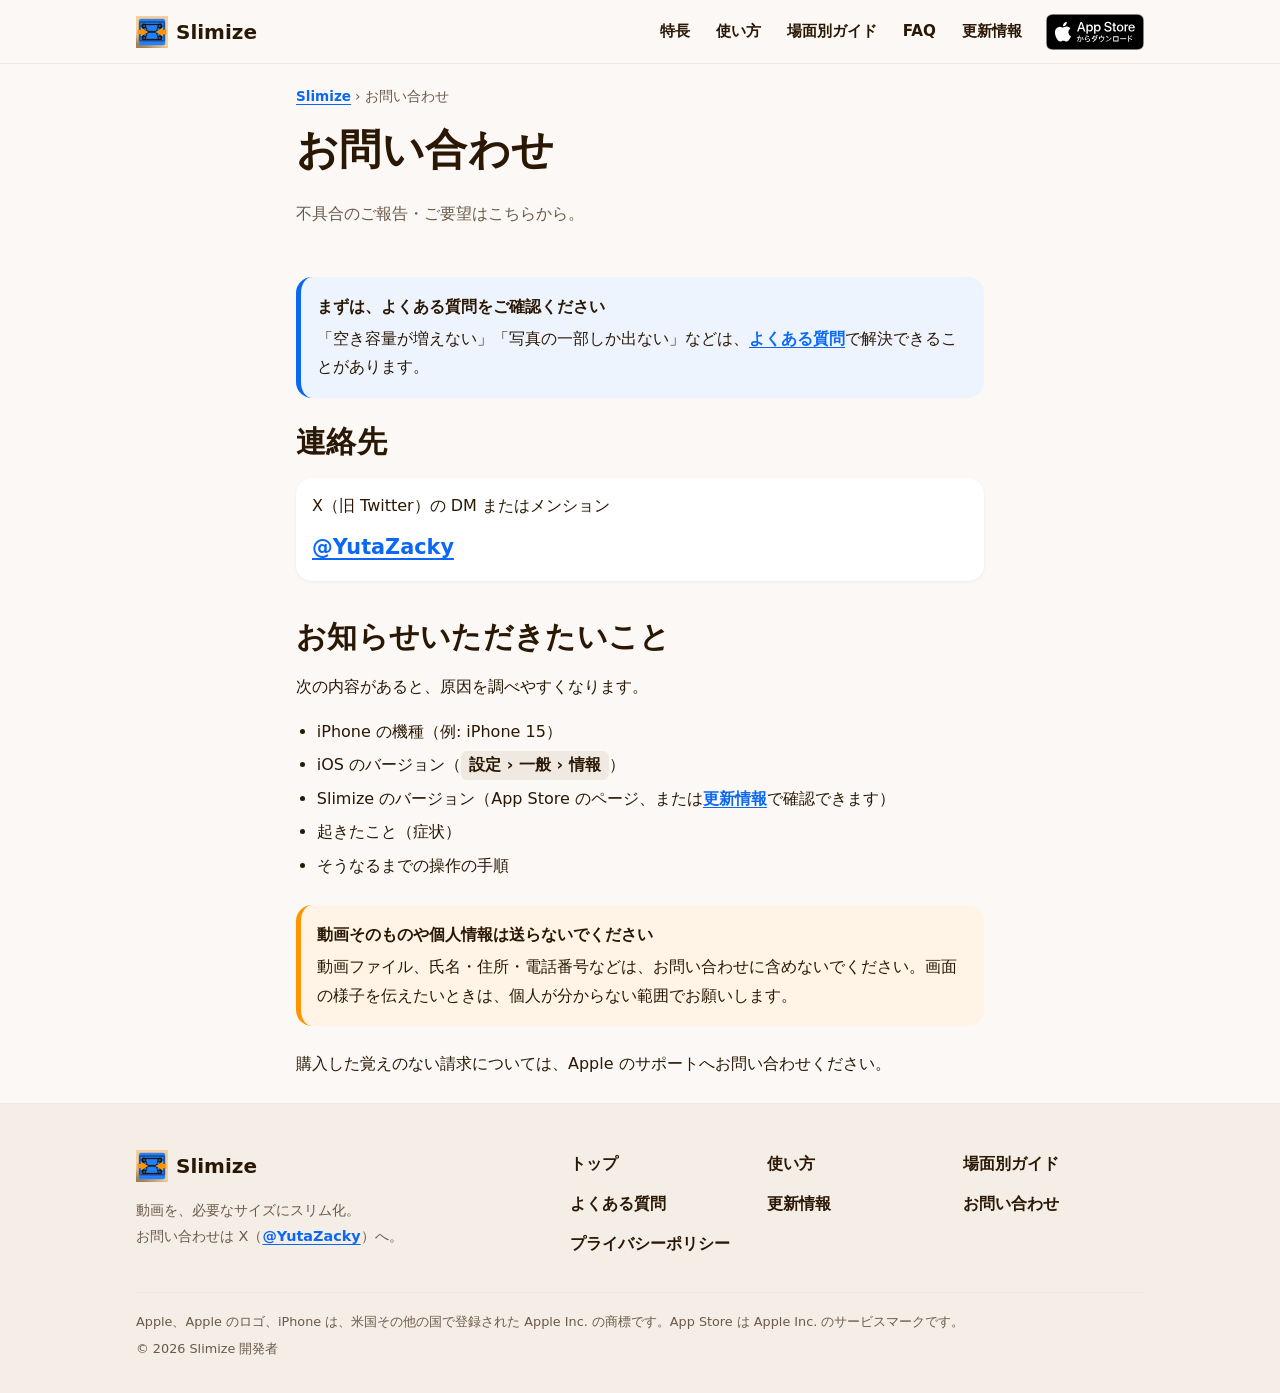
<file: support/index.html>
<!doctype html>
<html lang="ja">
<head>
<meta charset="utf-8">
<meta name="viewport" content="width=device-width, initial-scale=1, viewport-fit=cover">
<title>お問い合わせ｜Slimize - 動画圧縮・ストレージの空き容量を整理</title>
<meta name="description" content="Slimize へのお問い合わせ。不具合のご報告・ご要望は X（@YutaZacky）へ。お知らせいただきたい情報と注意点を案内します。">
<meta name="theme-color" content="#FBF8F5">
<meta name="color-scheme" content="light">
<meta name="apple-itunes-app" content="app-id=6816337865">
<meta property="og:type" content="website">
<meta property="og:site_name" content="Slimize">
<meta property="og:title" content="お問い合わせ｜Slimize - 動画圧縮・ストレージの空き容量を整理">
<meta property="og:description" content="Slimize へのお問い合わせ。不具合のご報告・ご要望は X（@YutaZacky）へ。お知らせいただきたい情報と注意点を案内します。">
<meta name="twitter:card" content="summary_large_image">
<link rel="icon" type="image/png" sizes="32x32" href="../assets/favicon-32.png">
<link rel="apple-touch-icon" href="../assets/apple-touch-icon.png">
<link rel="canonical" href="https://zackyuta.github.io/slimize-site/support/">
<meta property="og:url" content="https://zackyuta.github.io/slimize-site/support/">
<link rel="stylesheet" href="../style.css">
</head>
<body>
<a class="skip-link" href="#main">本文へ移動</a>
<header class="site-header">
  <div class="header-inner">
    <a class="logo" href="../"><img class="logo-img" src="../assets/icon-96.png" width="32" height="32" alt=""><span>Slimize</span></a>
    <nav class="nav-desktop" aria-label="メインメニュー">
      <a href="../#features">特長</a><a href="../how-to/">使い方</a><a href="../guide/">場面別ガイド</a><a href="../faq/">FAQ</a><a href="../updates/">更新情報</a>
    </nav>
    <details class="nav-mobile">
      <summary aria-label="メニューを開く"><span class="bars" aria-hidden="true"></span>メニュー</summary>
      <nav aria-label="メインメニュー"><ul><li><a href="../#features">特長</a></li><li><a href="../how-to/">使い方</a></li><li><a href="../guide/">場面別ガイド</a></li><li><a href="../faq/">FAQ</a></li><li><a href="../updates/">更新情報</a></li><li><a href="../support/" aria-current="page">お問い合わせ</a></li></ul></nav>
    </details>
    <a class="badge-store compact" href="https://apps.apple.com/jp/app/id6816337865" rel="noopener"><img src="../assets/badge-appstore-ja.svg" width="98" height="36" alt="App Store からダウンロード"></a>
  </div>
</header>
<main id="main">

<nav class="breadcrumb container" aria-label="現在の位置">
  <ol><li><a href="../">Slimize</a></li><li aria-current="page">お問い合わせ</li></ol>
</nav>
<div class="container">
  <div class="page-head">
    <h1>お問い合わせ</h1>
    <p>不具合のご報告・ご要望はこちらから。</p>
  </div>

  <div class="callout info">
    <strong class="label">まずは、よくある質問をご確認ください</strong>
    <p>「空き容量が増えない」「写真の一部しか出ない」などは、<a href="../faq/">よくある質問</a>で解決できることがあります。</p>
  </div>

  <h2>連絡先</h2>
  <div class="card contact-card">
    <span>X（旧 Twitter）の DM またはメンション</span>
    <span class="handle"><a href="https://x.com/YutaZacky" rel="noopener">@YutaZacky</a></span>
  </div>

  <h2 style="margin-top:36px">お知らせいただきたいこと</h2>
  <p>次の内容があると、原因を調べやすくなります。</p>
  <ul class="checklist">
    <li>iPhone の機種（例: iPhone 15）</li>
    <li>iOS のバージョン（<span class="settings-path">設定 › 一般 › 情報</span>）</li>
    <li>Slimize のバージョン（App Store のページ、または<a href="../updates/">更新情報</a>で確認できます）</li>
    <li>起きたこと（症状）</li>
    <li>そうなるまでの操作の手順</li>
  </ul>

  <div class="callout">
    <strong class="label">動画そのものや個人情報は送らないでください</strong>
    <p>動画ファイル、氏名・住所・電話番号などは、お問い合わせに含めないでください。画面の様子を伝えたいときは、個人が分からない範囲でお願いします。</p>
  </div>

  <p>購入した覚えのない請求については、Apple のサポートへお問い合わせください。</p>
</div>

</main>
<footer class="site-footer">
  <div class="container-wide">
    <div class="footer-grid">
      <div class="footer-brand">
        <a class="logo" href="../"><img class="logo-img" src="../assets/icon-96.png" width="32" height="32" alt=""><span>Slimize</span></a>
        <p>動画を、必要なサイズにスリム化。<br>お問い合わせは X（<a href="https://x.com/YutaZacky" rel="noopener">@YutaZacky</a>）へ。</p>
      </div>
      <nav class="footer-nav" aria-label="サイト内のページ"><ul><li><a href="../">トップ</a></li><li><a href="../how-to/">使い方</a></li><li><a href="../guide/">場面別ガイド</a></li><li><a href="../faq/">よくある質問</a></li><li><a href="../updates/">更新情報</a></li><li><a href="../support/">お問い合わせ</a></li><li><a href="../privacy/">プライバシーポリシー</a></li></ul></nav>
    </div>
    <div class="legal">
      <p>Apple、Apple のロゴ、iPhone は、米国その他の国で登録された Apple Inc. の商標です。App Store は Apple Inc. のサービスマークです。</p>
      <p>&copy; 2026 Slimize 開発者</p>
    </div>
  </div>
</footer>
</body>
</html>
</file>
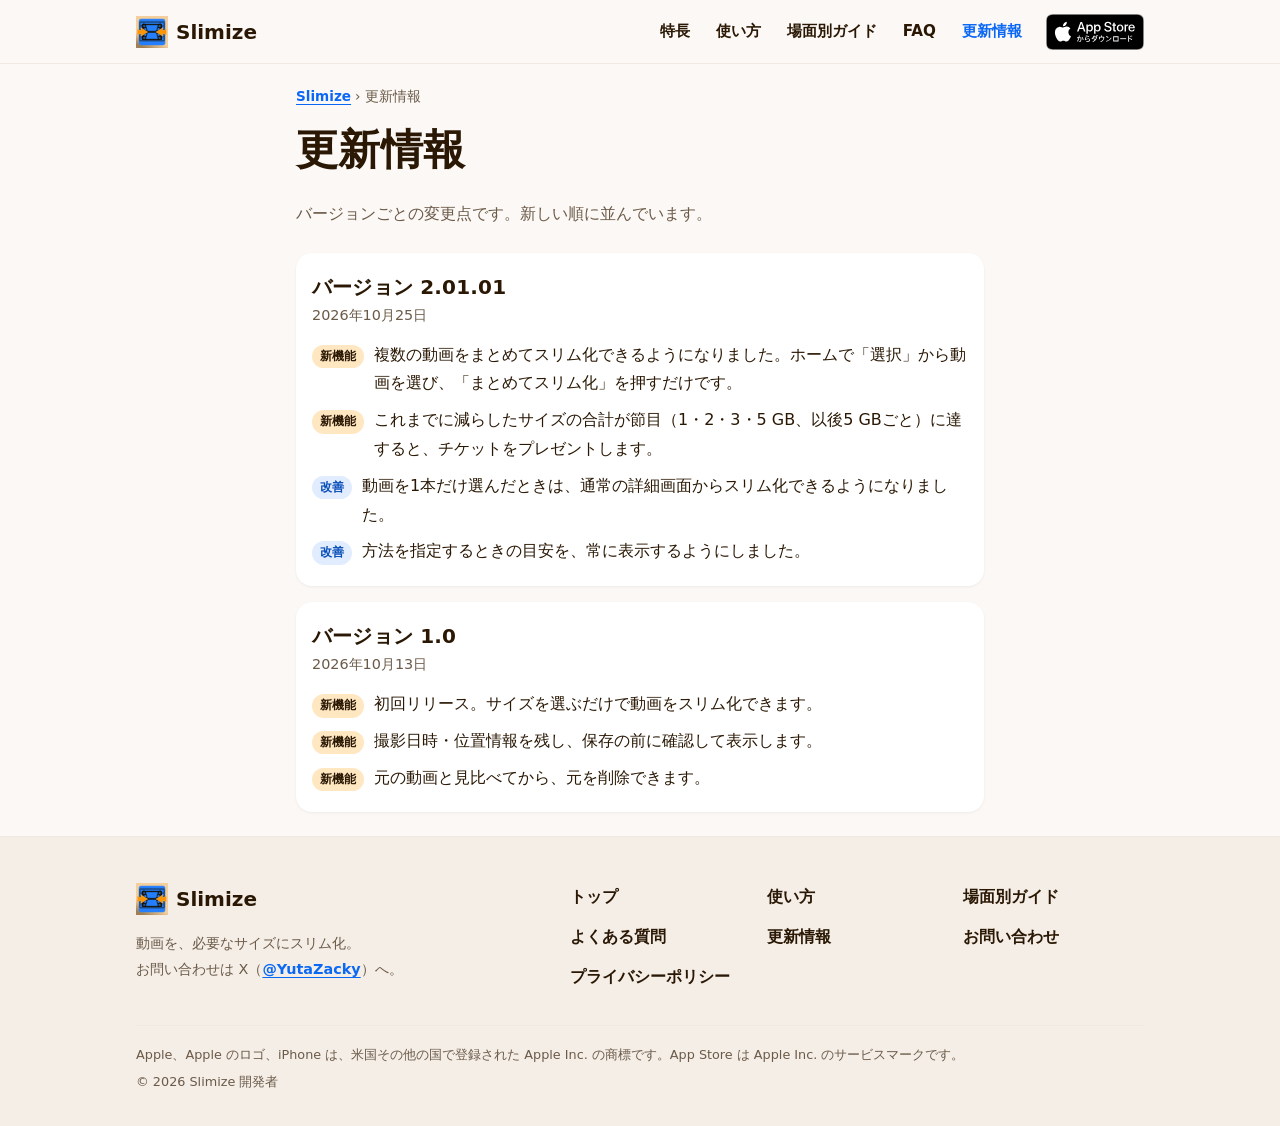
<file: updates/index.html>
<!doctype html>
<html lang="ja">
<head>
<meta charset="utf-8">
<meta name="viewport" content="width=device-width, initial-scale=1, viewport-fit=cover">
<title>更新情報｜Slimize - 動画圧縮・ストレージの空き容量を整理</title>
<meta name="description" content="Slimize のバージョンごとの更新情報。新機能・改善・修正の内容をお知らせします。">
<meta name="theme-color" content="#FBF8F5">
<meta name="color-scheme" content="light">
<meta name="apple-itunes-app" content="app-id=6816337865">
<meta property="og:type" content="website">
<meta property="og:site_name" content="Slimize">
<meta property="og:title" content="更新情報｜Slimize - 動画圧縮・ストレージの空き容量を整理">
<meta property="og:description" content="Slimize のバージョンごとの更新情報。新機能・改善・修正の内容をお知らせします。">
<meta name="twitter:card" content="summary_large_image">
<link rel="icon" type="image/png" sizes="32x32" href="../assets/favicon-32.png">
<link rel="apple-touch-icon" href="../assets/apple-touch-icon.png">
<link rel="canonical" href="https://zackyuta.github.io/slimize-site/updates/">
<meta property="og:url" content="https://zackyuta.github.io/slimize-site/updates/">
<link rel="stylesheet" href="../style.css">
</head>
<body>
<a class="skip-link" href="#main">本文へ移動</a>
<header class="site-header">
  <div class="header-inner">
    <a class="logo" href="../"><img class="logo-img" src="../assets/icon-96.png" width="32" height="32" alt=""><span>Slimize</span></a>
    <nav class="nav-desktop" aria-label="メインメニュー">
      <a href="../#features">特長</a><a href="../how-to/">使い方</a><a href="../guide/">場面別ガイド</a><a href="../faq/">FAQ</a><a href="../updates/" aria-current="page">更新情報</a>
    </nav>
    <details class="nav-mobile">
      <summary aria-label="メニューを開く"><span class="bars" aria-hidden="true"></span>メニュー</summary>
      <nav aria-label="メインメニュー"><ul><li><a href="../#features">特長</a></li><li><a href="../how-to/">使い方</a></li><li><a href="../guide/">場面別ガイド</a></li><li><a href="../faq/">FAQ</a></li><li><a href="../updates/" aria-current="page">更新情報</a></li><li><a href="../support/">お問い合わせ</a></li></ul></nav>
    </details>
    <a class="badge-store compact" href="https://apps.apple.com/jp/app/id6816337865" rel="noopener"><img src="../assets/badge-appstore-ja.svg" width="98" height="36" alt="App Store からダウンロード"></a>
  </div>
</header>
<main id="main">

<nav class="breadcrumb container" aria-label="現在の位置">
  <ol><li><a href="../">Slimize</a></li><li aria-current="page">更新情報</li></ol>
</nav>
<div class="container">
  <div class="page-head">
    <h1>更新情報</h1>
    <p>バージョンごとの変更点です。新しい順に並んでいます。</p>
  </div>

  <!-- 新しいバージョンはこの下の先頭に追加する。文面は App Store の「このバージョンの新機能」と同じにする（設計書 §4-7）。 -->
  <article class="release" aria-labelledby="v2-01-01">
    <h2 id="v2-01-01">バージョン 2.01.01</h2>
    <time datetime="2026-10-25">2026年10月25日</time>
    <ul>
      <li><span class="tag tag-new">新機能</span><span>複数の動画をまとめてスリム化できるようになりました。ホームで「選択」から動画を選び、「まとめてスリム化」を押すだけです。</span></li>
      <li><span class="tag tag-new">新機能</span><span>これまでに減らしたサイズの合計が節目（1・2・3・5 GB、以後5 GBごと）に達すると、チケットをプレゼントします。</span></li>
      <li><span class="tag tag-improve">改善</span><span>動画を1本だけ選んだときは、通常の詳細画面からスリム化できるようになりました。</span></li>
      <li><span class="tag tag-improve">改善</span><span>方法を指定するときの目安を、常に表示するようにしました。</span></li>
    </ul>
  </article>

  <article class="release" aria-labelledby="v1-0">
    <h2 id="v1-0">バージョン 1.0</h2>
    <time datetime="2026-10-13">2026年10月13日</time>
    <ul>
      <li><span class="tag tag-new">新機能</span><span>初回リリース。サイズを選ぶだけで動画をスリム化できます。</span></li>
      <li><span class="tag tag-new">新機能</span><span>撮影日時・位置情報を残し、保存の前に確認して表示します。</span></li>
      <li><span class="tag tag-new">新機能</span><span>元の動画と見比べてから、元を削除できます。</span></li>
    </ul>
  </article>
</div>

</main>
<footer class="site-footer">
  <div class="container-wide">
    <div class="footer-grid">
      <div class="footer-brand">
        <a class="logo" href="../"><img class="logo-img" src="../assets/icon-96.png" width="32" height="32" alt=""><span>Slimize</span></a>
        <p>動画を、必要なサイズにスリム化。<br>お問い合わせは X（<a href="https://x.com/YutaZacky" rel="noopener">@YutaZacky</a>）へ。</p>
      </div>
      <nav class="footer-nav" aria-label="サイト内のページ"><ul><li><a href="../">トップ</a></li><li><a href="../how-to/">使い方</a></li><li><a href="../guide/">場面別ガイド</a></li><li><a href="../faq/">よくある質問</a></li><li><a href="../updates/">更新情報</a></li><li><a href="../support/">お問い合わせ</a></li><li><a href="../privacy/">プライバシーポリシー</a></li></ul></nav>
    </div>
    <div class="legal">
      <p>Apple、Apple のロゴ、iPhone は、米国その他の国で登録された Apple Inc. の商標です。App Store は Apple Inc. のサービスマークです。</p>
      <p>&copy; 2026 Slimize 開発者</p>
    </div>
  </div>
</footer>
</body>
</html>
</file>
<file: style.css>
/* =========================================================
   Slimize 公式サイト 共通スタイル
   配色・文字は docs/Slimize_デザインレギュレーション.md §2 の
   Theme（ライト値）に合わせる。サイトはライト固定（設計書 §6）。
   外部の読み込みなし・JavaScript なし。
   ========================================================= */

:root {
  color-scheme: light;

  /* Theme トークン（ライト） */
  --brand: #FF9500;      /* 押す・進む（CTA、カプセル、ゲージ） */
  --on-brand: #2A1804;   /* オレンジ面の上の文字（白は 2.20:1 で不可） */
  --ink: #2A1804;        /* 本文・見出し */
  --accent: #0A68F5;     /* 知る・読む（リンク、削減量、i/?） */
  --background: #FBF8F5; /* 画面の背景 */
  --surface: #FFFFFF;    /* カード面 */
  --track: #F0E9E1;      /* ゲージの下地 */
  --secondary: #6B5A48;  /* 補助テキスト（小さい文字も可） */
  --tertiary: #8A7866;   /* 装飾のみ。読ませる文字に使わない */
  --destructive: #FF3B30;/* システムの赤（削除） */

  /* 形（§4） */
  --radius: 16px;
  --card-pad-x: 16px;
  --card-pad-y: 14px;
  --shadow: 0 1px 3px rgba(42, 24, 4, .06);
  --shadow-lg: 0 10px 30px rgba(42, 24, 4, .10);

  --gutter: 16px;
  --measure: 720px;
  --wide: 1040px;

  --font: -apple-system, BlinkMacSystemFont, "Hiragino Sans", "Hiragino Kaku Gothic ProN",
          "Noto Sans JP", "Yu Gothic", Meiryo, system-ui, sans-serif;
}

*, *::before, *::after { box-sizing: border-box; }

html { -webkit-text-size-adjust: 100%; scroll-behavior: smooth; }
@media (prefers-reduced-motion: reduce) { html { scroll-behavior: auto; } }

body {
  margin: 0;
  background: var(--background);
  color: var(--ink);
  font-family: var(--font);
  font-size: 16px;
  line-height: 1.8;
  overflow-wrap: anywhere;
  line-break: strict;
}

img { max-width: 100%; height: auto; display: block; }

h1, h2, h3 { line-height: 1.4; margin: 0 0 .5em; font-weight: 800; letter-spacing: .01em; }
h1 { font-size: clamp(1.75rem, 6.5vw, 2.6rem); }
h2 { font-size: clamp(1.35rem, 4.8vw, 1.85rem); }
h3 { font-size: 1.1rem; }
p { margin: 0 0 1em; }

/* リンク: ブルー＋下線＋太字（背景上 4.60:1 のため下線で補う） */
a { color: var(--accent); font-weight: 700; text-decoration: underline; text-underline-offset: .2em; }
a:hover { text-decoration-thickness: 2px; }

:focus-visible { outline: 3px solid var(--accent); outline-offset: 2px; border-radius: 6px; }

/* スキップリンク */
.skip-link {
  position: absolute; left: 8px; top: -100px; z-index: 100;
  background: var(--surface); padding: 10px 14px; border-radius: 10px; box-shadow: var(--shadow-lg);
}
.skip-link:focus { top: 8px; }

.visually-hidden {
  position: absolute !important; width: 1px; height: 1px; padding: 0; margin: -1px;
  overflow: hidden; clip: rect(0 0 0 0); white-space: nowrap; border: 0;
}

/* ---------- レイアウト ---------- */
.container { max-width: var(--measure); margin: 0 auto; padding: 0 var(--gutter); }
.container-wide { max-width: var(--wide); margin: 0 auto; padding: 0 var(--gutter); }

.section { padding: 56px 0; }
.section + .section { border-top: 1px solid var(--track); }
.section-lead { color: var(--secondary); margin-bottom: 1.5em; }
.eyebrow {
  display: inline-block; font-size: .8rem; font-weight: 800; letter-spacing: .08em;
  color: var(--secondary); margin-bottom: .4em;
}

/* ---------- ヘッダー ---------- */
.site-header {
  position: sticky; top: 0; z-index: 50;
  background: rgba(251, 248, 245, .94);
  -webkit-backdrop-filter: saturate(160%) blur(10px);
  backdrop-filter: saturate(160%) blur(10px);
  border-bottom: 1px solid var(--track);
}
.header-inner {
  max-width: var(--wide); margin: 0 auto; padding: 8px var(--gutter);
  display: flex; align-items: center; gap: 12px; min-height: 60px;
}
.logo {
  display: inline-flex; align-items: center; gap: 8px;
  color: var(--ink); text-decoration: none; font-weight: 900; font-size: 1.25rem;
  min-height: 44px; margin-right: auto;
}
.logo-mark {
  width: 30px; height: 30px; border-radius: 8px; background: var(--brand);
  display: grid; place-items: center; flex: none;
}
.logo-mark::before {
  content: ""; width: 14px; height: 4px; border-radius: 2px; background: var(--on-brand);
  box-shadow: 0 -6px 0 -0px var(--on-brand), 0 6px 0 var(--on-brand);
  clip-path: inset(0 0 0 0);
}

.nav-desktop { display: none; }
.nav-desktop a {
  color: var(--ink); text-decoration: none; font-weight: 700; font-size: .95rem;
  padding: 10px 12px; border-radius: 10px; min-height: 44px; display: inline-flex; align-items: center;
}
.nav-desktop a:hover { background: var(--track); }
.nav-desktop a[aria-current="page"] { color: var(--accent); }

/* スマホのメニュー（<details>、JS なし） */
.nav-mobile { position: relative; }
.nav-mobile summary {
  list-style: none; cursor: pointer; min-height: 44px; min-width: 44px;
  display: inline-flex; align-items: center; justify-content: center; gap: 6px;
  padding: 0 12px; border-radius: 12px; font-weight: 700; font-size: .9rem;
  border: 1px solid var(--track); background: var(--surface);
}
.nav-mobile summary::-webkit-details-marker { display: none; }
.nav-mobile summary .bars,
.nav-mobile summary .bars::before,
.nav-mobile summary .bars::after {
  display: block; width: 16px; height: 2px; border-radius: 1px; background: var(--ink); position: relative;
}
.nav-mobile summary .bars::before, .nav-mobile summary .bars::after { content: ""; position: absolute; left: 0; }
.nav-mobile summary .bars::before { top: -5px; }
.nav-mobile summary .bars::after { top: 5px; }
.nav-mobile[open] summary { background: var(--track); }
.nav-mobile ul {
  position: absolute; right: 0; top: calc(100% + 8px); width: min(260px, calc(100vw - 32px));
  margin: 0; padding: 8px; list-style: none;
  background: var(--surface); border-radius: var(--radius); box-shadow: var(--shadow-lg);
}
.nav-mobile li a {
  display: flex; align-items: center; min-height: 48px; padding: 0 12px; border-radius: 10px;
  color: var(--ink); text-decoration: none;
}
.nav-mobile li a:hover { background: var(--background); }
.nav-mobile li a[aria-current="page"] { color: var(--accent); }

@media (min-width: 860px) {
  .nav-desktop { display: flex; gap: 2px; }
  .nav-mobile { display: none; }
}

/* ---------- ボタン ---------- */
/* TODO(実装時): Apple 公式の「App Store からダウンロード」バッジ（日本語版）を
   assets/ に置き、.btn-store の中身を <img> に差し替える（設計書 §5-3）。 */
.btn-store {
  display: inline-flex; align-items: center; gap: 10px;
  background: var(--brand); color: var(--on-brand);
  text-decoration: none; font-weight: 800; font-size: 1.05rem;
  min-height: 54px; padding: 8px 22px; border-radius: 14px;
  box-shadow: 0 2px 0 rgba(42, 24, 4, .12);
  transition: transform .15s ease, box-shadow .15s ease;
}
.btn-store:hover { text-decoration: none; transform: translateY(-1px); box-shadow: 0 6px 16px rgba(255, 149, 0, .35); }
.btn-store:active { transform: translateY(0); }
.btn-store .sub { display: block; font-size: .72rem; font-weight: 700; opacity: .85; line-height: 1.2; }
.btn-store .main { display: block; line-height: 1.3; }
.btn-store .arrow { font-size: 1.2rem; line-height: 1; }
@media (prefers-reduced-motion: reduce) { .btn-store { transition: none; } .btn-store:hover { transform: none; } }

.btn-store.compact { min-height: 44px; padding: 6px 14px; font-size: .9rem; border-radius: 12px; }

.btn-secondary {
  display: inline-flex; align-items: center; min-height: 48px; padding: 8px 18px;
  border-radius: 14px; background: var(--surface); border: 1px solid var(--track);
  box-shadow: var(--shadow);
}

.cta-note { font-size: .85rem; color: var(--secondary); margin-top: .6em; }

/* ---------- カード ---------- */
.card {
  background: var(--surface); border-radius: var(--radius);
  padding: var(--card-pad-y) var(--card-pad-x); box-shadow: var(--shadow);
}

/* ---------- パンくず ---------- */
.breadcrumb { font-size: .85rem; color: var(--secondary); padding-top: 20px; }
.breadcrumb ol { list-style: none; margin: 0; padding: 0; display: flex; flex-wrap: wrap; gap: 4px; }
.breadcrumb li + li::before { content: "›"; margin-right: 4px; color: var(--secondary); }
.breadcrumb a { font-weight: 700; }

.page-head { padding: 12px 0 8px; }
.page-head p { color: var(--secondary); }

/* =========================================================
   トップ
   ========================================================= */
.hero { padding: 36px 0 48px; overflow: hidden; }
.hero-grid { display: grid; gap: 32px; align-items: center; }
.hero h1 { margin-bottom: .4em; }
.hero h1 .nowrap, .hero-sub .nowrap { white-space: nowrap; }
.hero-sub { font-size: 1.08rem; color: var(--secondary); margin-bottom: 1.4em; }
.hero-sub strong { color: var(--ink); }
.hero-points { list-style: none; padding: 0; margin: 20px 0 0; display: flex; flex-wrap: wrap; gap: 8px; }
.hero-points li {
  font-size: .82rem; font-weight: 700; color: var(--ink);
  background: var(--surface); border: 1px solid var(--track); border-radius: 999px; padding: 4px 12px;
}
@media (min-width: 860px) {
  .hero { padding: 64px 0 72px; }
  .hero-grid { grid-template-columns: 1.1fr .9fr; gap: 48px; }
}

/* こんなときに */
.scenes { display: grid; gap: 12px; }
.scene {
  display: grid; grid-template-columns: auto 1fr auto; gap: 14px; align-items: center;
  text-decoration: none; color: var(--ink); font-weight: 700;
  background: var(--surface); border-radius: var(--radius); padding: 16px; box-shadow: var(--shadow);
  min-height: 72px;
}
.scene:hover { box-shadow: var(--shadow-lg); text-decoration: none; }
.scene .scene-icon {
  width: 44px; height: 44px; border-radius: 12px; display: grid; place-items: center;
  background: var(--background); font-size: 1.4rem; line-height: 1;
}
.scene .scene-text small { display: block; font-weight: 400; color: var(--secondary); font-size: .85rem; line-height: 1.6; }
.scene .chev { color: var(--accent); font-size: 1.3rem; }
@media (min-width: 860px) { .scenes { grid-template-columns: repeat(3, 1fr); } .scene { grid-template-columns: auto 1fr; } .scene .chev { display: none; } }

/* 特長 */
.features { display: grid; gap: 12px; list-style: none; padding: 0; margin: 0; }
.feature { background: var(--surface); border-radius: var(--radius); padding: 18px 16px; box-shadow: var(--shadow); }
.feature h3 { display: flex; align-items: center; gap: 10px; margin-bottom: .35em; }
.feature p { color: var(--secondary); margin: 0; font-size: .95rem; }
.feature-icon {
  flex: none; width: 36px; height: 36px; border-radius: 10px; display: grid; place-items: center;
  background: #FFF1DD; color: var(--on-brand); font-size: 1.05rem; font-weight: 900;
}
@media (min-width: 640px) { .features { grid-template-columns: 1fr 1fr; } }
@media (min-width: 960px) { .features { grid-template-columns: repeat(3, 1fr); } }

/* 3ステップ */
.steps { list-style: none; padding: 0; margin: 0; display: grid; gap: 28px; counter-reset: step; }
.step { display: grid; gap: 14px; justify-items: center; text-align: center; }
.step-num {
  display: inline-grid; place-items: center; width: 34px; height: 34px; border-radius: 50%;
  background: var(--brand); color: var(--on-brand); font-weight: 900;
}
.step h3 { margin: 0; }
.step p { color: var(--secondary); font-size: .95rem; margin: 0; max-width: 28em; }
@media (min-width: 860px) { .steps { grid-template-columns: repeat(3, 1fr); } }

/* 安心 */
.trust { display: grid; gap: 12px; list-style: none; padding: 0; margin: 0 0 20px; }
.trust li {
  display: grid; grid-template-columns: auto 1fr; gap: 12px; align-items: start;
  background: var(--surface); border-radius: var(--radius); padding: 16px; box-shadow: var(--shadow);
}
.trust .check {
  width: 28px; height: 28px; border-radius: 50%; display: grid; place-items: center;
  background: #E7F0FE; color: var(--accent); font-weight: 900; font-size: .9rem; margin-top: 2px;
}
.trust strong { display: block; }
.trust span.desc { color: var(--secondary); font-size: .92rem; }
@media (min-width: 640px) { .trust { grid-template-columns: 1fr 1fr; } }

/* 料金 */
.price-card {
  background: var(--surface); border-radius: 20px; padding: 24px 20px; box-shadow: var(--shadow);
  border: 2px solid var(--brand);
}
.price-card .price-head { font-size: clamp(1.3rem, 5vw, 1.7rem); font-weight: 900; margin: 0 0 .3em; }
.price-card p { color: var(--secondary); margin: 0; }

/* 末尾 CTA */
.final-cta { text-align: center; padding: 64px 0 72px; }
.final-cta h2 { margin-bottom: .8em; }

/* =========================================================
   FAQ（<details>）
   ========================================================= */
.faq-group { margin-bottom: 36px; }
.faq-group > h2 { font-size: 1.2rem; margin-bottom: .7em; }
.faq { display: grid; gap: 10px; }
.faq details { background: var(--surface); border-radius: 14px; box-shadow: var(--shadow); }
.faq summary {
  cursor: pointer; list-style: none; padding: 14px 48px 14px 16px; font-weight: 800; position: relative;
  min-height: 52px; display: flex; align-items: center;
}
.faq summary::-webkit-details-marker { display: none; }
.faq summary::before { content: "Q"; color: var(--accent); font-weight: 900; margin-right: 10px; flex: none; }
.faq summary::after {
  content: ""; position: absolute; right: 18px; top: 50%; width: 10px; height: 10px;
  border-right: 2px solid var(--secondary); border-bottom: 2px solid var(--secondary);
  transform: translateY(-70%) rotate(45deg); transition: transform .2s ease;
}
.faq details[open] summary::after { transform: translateY(-30%) rotate(-135deg); }
@media (prefers-reduced-motion: reduce) { .faq summary::after { transition: none; } }
.faq .answer { padding: 0 16px 16px 40px; color: var(--ink); }
.faq .answer p:last-child { margin-bottom: 0; }

/* =========================================================
   使い方・ガイド
   ========================================================= */
.howto-steps { list-style: none; margin: 0; padding: 0; display: grid; gap: 20px; }
.howto-step { background: var(--surface); border-radius: var(--radius); padding: 18px 16px; box-shadow: var(--shadow); }
.howto-step h3 { display: flex; gap: 10px; align-items: center; }
.howto-step h3 .step-num { width: 30px; height: 30px; font-size: .9rem; flex: none; }
.howto-step p:last-child, .howto-step ul:last-child { margin-bottom: 0; }

.callout {
  border-radius: var(--radius); padding: 16px; margin: 24px 0;
  background: #FFF4E5; border-left: 5px solid var(--brand);
}
.callout.info { background: #EEF4FE; border-left-color: var(--accent); }
.callout strong.label { display: block; margin-bottom: .2em; }
.callout p:last-child { margin-bottom: 0; }

.toc { display: grid; gap: 8px; list-style: none; padding: 0; margin: 0 0 32px; }
.toc a {
  display: flex; align-items: center; justify-content: space-between; gap: 10px;
  min-height: 52px; padding: 10px 16px; background: var(--surface); border-radius: 14px; box-shadow: var(--shadow);
  color: var(--ink); text-decoration: none;
}
.toc a::after { content: "↓"; color: var(--accent); }

.guide { scroll-margin-top: 80px; padding: 8px 0 40px; }
.guide + .guide { border-top: 1px solid var(--track); padding-top: 40px; }
.guide .situation { color: var(--secondary); }
.guide ol.do { padding-left: 1.4em; }
.guide ol.do li { margin-bottom: .5em; }
.guide ol.do li::marker { font-weight: 900; color: var(--on-brand); }
.guide .after { display: flex; flex-wrap: wrap; gap: 12px; align-items: center; margin-top: 16px; }

.settings-path {
  display: inline-block; font-weight: 700; background: var(--track); padding: 0 8px; border-radius: 6px;
}

/* =========================================================
   更新情報
   ========================================================= */
.release { background: var(--surface); border-radius: var(--radius); padding: 20px 16px; box-shadow: var(--shadow); margin-bottom: 16px; }
.release h2 { font-size: 1.25rem; margin-bottom: .1em; }
.release time { color: var(--secondary); font-size: .9rem; display: block; margin-bottom: 12px; }
.release ul { padding-left: 0; list-style: none; margin: 0; display: grid; gap: 8px; }
.release li { display: grid; grid-template-columns: auto 1fr; gap: 10px; align-items: baseline; }
.tag {
  display: inline-block; font-size: .75rem; font-weight: 800; padding: 1px 8px; border-radius: 999px; white-space: nowrap;
}
.tag-new { background: #FFE7C2; color: var(--on-brand); }
.tag-improve { background: #E1ECFE; color: #0A4FB8; }
.tag-fix { background: var(--track); color: var(--ink); }

/* =========================================================
   サポート
   ========================================================= */
.contact-card { display: grid; gap: 8px; }
.contact-card .handle { font-size: 1.3rem; font-weight: 900; }
.checklist { padding-left: 1.3em; }
.checklist li { margin-bottom: .3em; }

/* =========================================================
   フッター
   ========================================================= */
.site-footer { background: #F4EEE7; border-top: 1px solid var(--track); padding: 40px 0 28px; margin-top: 24px; }
.footer-grid { display: grid; gap: 24px; }
.footer-nav ul { list-style: none; padding: 0; margin: 0; display: grid; grid-template-columns: 1fr 1fr; gap: 0 16px; }
.footer-nav a { display: inline-flex; align-items: center; min-height: 40px; color: var(--ink); font-weight: 700; text-decoration: none; }
.footer-nav a:hover { text-decoration: underline; }
.footer-brand p { color: var(--secondary); font-size: .9rem; margin: .4em 0 0; }
.legal { color: var(--secondary); font-size: .8rem; line-height: 1.7; border-top: 1px solid var(--track); margin-top: 28px; padding-top: 18px; }
.legal p { margin: 0 0 .4em; }
@media (min-width: 860px) {
  .footer-grid { grid-template-columns: 1fr 1.4fr; }
  .footer-nav ul { grid-template-columns: repeat(3, 1fr); }
}

/* =========================================================
   端末の画面イメージ（CSS で描いたダミー画面）
   ※ 実在の写真は使わない（設計書 §1-2b-7）。
     ストア用スクリーンショットを縮小して用意したら、
     .phone の中身を <img> に差し替えてよい（§5-4）。
   ========================================================= */
.phone {
  --w: 280px;
  width: var(--w); max-width: 100%; aspect-ratio: 9 / 19.2;
  margin: 0 auto; padding: 10px; border-radius: 44px;
  background: #1D1712; box-shadow: var(--shadow-lg), inset 0 0 0 2px #3A3129;
  position: relative;
}
.phone.sm { --w: 220px; border-radius: 36px; padding: 8px; }
.phone-screen {
  width: 100%; height: 100%; border-radius: 34px; overflow: hidden;
  background: var(--background); position: relative;
  font-size: 11px; line-height: 1.4; color: var(--ink);
  padding: 34px 12px 12px;
}
.phone.sm .phone-screen { border-radius: 28px; padding: 28px 10px 10px; font-size: 10px; }
.phone-screen::before { /* ダイナミックアイランド */
  content: ""; position: absolute; top: 9px; left: 50%; transform: translateX(-50%);
  width: 30%; height: 18px; border-radius: 10px; background: #1D1712;
}
.phone.sm .phone-screen::before { height: 14px; top: 7px; }

.m-top { display: flex; align-items: center; gap: 6px; margin-bottom: 10px; }
.m-title { font-size: 2em; font-weight: 900; line-height: 1; }
.m-i {
  width: 1.4em; height: 1.4em; border-radius: 50%; border: 1.5px solid var(--accent); color: var(--accent);
  display: grid; place-items: center; font-weight: 900; font-size: .85em; font-style: normal;
}
.m-capsule {
  margin-left: auto; background: var(--brand); color: var(--on-brand); font-weight: 800;
  border-radius: 999px; padding: 3px 9px; font-size: .95em; white-space: nowrap;
}
.m-card { background: var(--surface); border-radius: 12px; padding: 10px; box-shadow: var(--shadow); margin-bottom: 10px; }
.m-row { display: flex; justify-content: space-between; align-items: baseline; gap: 6px; }
.m-label { color: var(--secondary); font-size: .95em; }
.m-num { color: var(--accent); font-weight: 900; font-size: 1.6em; }
.m-note { color: var(--secondary); font-size: .82em; margin-top: 4px; }
.m-gauge { height: 7px; border-radius: 4px; background: var(--track); overflow: hidden; margin-top: 6px; }
.m-gauge > span {
  display: block; height: 100%; border-radius: 4px; background: var(--brand);
  width: var(--to, 70%);
}
.m-gauge.accent > span { background: var(--accent); }

/* 縮むゲージ（§5-1）: 満タンから左端固定で縮む。0.4s 待ち・1.4s・timingCurve(0.2,0.8,0.2,1) */
@media (prefers-reduced-motion: no-preference) {
  .m-gauge.shrink > span { animation: shrink 1.4s cubic-bezier(.2, .8, .2, 1) .4s both; }
  @keyframes shrink { from { width: 100%; } to { width: var(--to, 70%); } }
}

.m-grid { display: grid; grid-template-columns: repeat(3, 1fr); gap: 4px; }
.m-tile {
  aspect-ratio: 1; border-radius: 6px; position: relative; overflow: hidden;
  background: linear-gradient(135deg, var(--c1, #E9D8C4), var(--c2, #CDB59A));
}
.m-tile::after { /* 動画の再生マーク（装飾） */
  content: ""; position: absolute; left: 50%; top: 42%; transform: translate(-40%, -50%);
  border-left: 9px solid rgba(255,255,255,.85); border-top: 6px solid transparent; border-bottom: 6px solid transparent;
}
.m-tile b {
  position: absolute; left: 0; right: 0; bottom: 0; padding: 10px 4px 3px;
  background: linear-gradient(transparent, rgba(0,0,0,.55)); color: #fff; font-size: .85em; font-weight: 800; text-align: right;
}
.m-tile.sel { outline: 3px solid var(--brand); outline-offset: -3px; }
.t1 { --c1: #F6C9A0; --c2: #E08E5B; } .t2 { --c1: #BFD8F2; --c2: #7FA6D6; } .t3 { --c1: #CFE6C4; --c2: #8BBE7E; }
.t4 { --c1: #F3D9E4; --c2: #D49AB3; } .t5 { --c1: #E8E0C8; --c2: #BBA978; } .t6 { --c1: #D9D3F0; --c2: #A398D4; }
.t7 { --c1: #FBE3B8; --c2: #EDB55E; } .t8 { --c1: #CDE7EA; --c2: #7FBCC4; } .t9 { --c1: #E6D2C2; --c2: #B9907A; }

.m-section-title { font-weight: 800; margin: 6px 0 6px; }
.m-chips { display: flex; flex-wrap: wrap; gap: 5px; margin-bottom: 8px; }
.m-chip { border: 1.5px solid var(--brand); color: var(--ink); border-radius: 999px; padding: 3px 8px; font-weight: 700; background: var(--surface); }
.m-chip.on { background: var(--brand); color: var(--on-brand); }
.m-btn { display: block; text-align: center; background: var(--brand); color: var(--on-brand); font-weight: 900; border-radius: 10px; padding: 8px; margin-top: 8px; }
.m-btn.red { background: var(--destructive); color: #fff; }
.m-preview {
  border-radius: 10px; aspect-ratio: 16 / 10; margin-bottom: 8px;
  background: linear-gradient(135deg, #BFD8F2, #7FA6D6); position: relative;
}
.m-preview::after {
  content: ""; position: absolute; left: 50%; top: 50%; transform: translate(-40%, -50%);
  border-left: 14px solid rgba(255,255,255,.9); border-top: 9px solid transparent; border-bottom: 9px solid transparent;
}
.m-meta { display: grid; gap: 3px; margin-top: 6px; }
.m-meta div { display: flex; justify-content: space-between; }
.m-meta .ok { color: var(--ink); font-weight: 800; }
.m-cmp { display: grid; grid-template-columns: 1fr 1fr; gap: 6px; margin-bottom: 8px; }
.m-cmp > div { border-radius: 8px; aspect-ratio: 1; background: linear-gradient(135deg, var(--c1), var(--c2)); position: relative; }
.m-cmp span { position: absolute; left: 4px; bottom: 3px; color: #fff; font-weight: 800; font-size: .85em; text-shadow: 0 1px 2px rgba(0,0,0,.5); }

/* ---------- アイコンを外した一覧（場面・安心）---------- */
.scene { grid-template-columns: 1fr auto; }
@media (min-width: 860px) { .scene { grid-template-columns: 1fr; } }
.trust li { grid-template-columns: 1fr; }

/* ---------- 実際の画面（スクリーンショット）---------- */
.phone-screen.shot { padding: 0; font-size: 0; background: var(--background); }
.phone-screen.shot img { width: 100%; height: 100%; object-fit: cover; object-position: top; display: block; }

/* 3ステップ: スマホでは横スクロール */
.swipe-hint { display: none; color: var(--secondary); font-size: .85rem; margin: -.6em 0 .8em; }
@media (max-width: 859px) {
  .swipe-hint { display: block; }
  .steps {
    display: flex; gap: 16px; overflow-x: auto; scroll-snap-type: x mandatory;
    margin: 0 calc(var(--gutter) * -1); padding: 4px var(--gutter) 16px; scroll-padding: 0 var(--gutter);
    -webkit-overflow-scrolling: touch;
  }
  .step { flex: 0 0 min(78%, 300px); scroll-snap-align: center; }
}
.steps:focus-visible { outline-offset: -3px; }

/* 使い方: 画面の説明（赤い印つき）。<details> で開く */
.shot { margin: 14px 0 4px; border: 1px solid var(--track); border-radius: 12px; background: var(--background); }
.shot > summary {
  cursor: pointer; list-style: none; min-height: 44px; display: flex; align-items: center;
  padding: 0 14px; font-weight: 700; color: var(--accent);
}
.shot > summary::-webkit-details-marker { display: none; }
.shot > summary::before { content: "▸"; margin-right: 8px; transition: transform .15s ease; }
.shot[open] > summary::before { transform: rotate(90deg); }
.shot figure { margin: 0; padding: 0 14px 14px; }
.shot img { width: min(100%, 320px); height: auto; margin: 0 auto 12px; border-radius: 14px; box-shadow: var(--shadow-lg); }
.marks { list-style: none; margin: 0; padding: 0; counter-reset: m; display: grid; gap: 8px; }
.marks li { counter-increment: m; display: grid; grid-template-columns: 26px 1fr; gap: 10px; align-items: start; font-size: .95rem; }
.marks li::before {
  content: counter(m); display: grid; place-items: center; width: 24px; height: 24px; margin-top: 3px;
  border-radius: 50%; background: #E5251B; color: #fff; font-weight: 800; font-size: .85rem;
}
@media (prefers-reduced-motion: reduce) { .shot > summary::before { transition: none; } }

/* チケットの説明 */
.env { color: var(--secondary); }
.ticket-ways { padding-left: 1.2em; margin: .6em 0 1em; }
.ticket-ways li { margin-bottom: .4em; }
.price-note { font-size: .95rem; }

/* 画面キャプチャの補足（印なし）: 番号を付けず、短い箇条書きにする */
.shot-notes { margin: 0; padding-left: 1.2em; display: grid; gap: 8px; font-size: .95rem; }

/* App Store バッジ: 押しやすいよう、ゆっくり大きさを変えて目を引く */
.final-cta .badge-store { display: inline-block; }
@media (prefers-reduced-motion: no-preference) {
  .final-cta .badge-store { animation: badge-bounce 2.4s ease-in-out infinite; transform-origin: center; }
  .final-cta .badge-store:hover, .final-cta .badge-store:focus-visible { animation-play-state: paused; }
  @keyframes badge-bounce {
    0%, 55%, 100% { transform: scale(1); }
    65% { transform: scale(1.12); }
    75% { transform: scale(.97); }
    85% { transform: scale(1.08); }
  }
}
</file>
